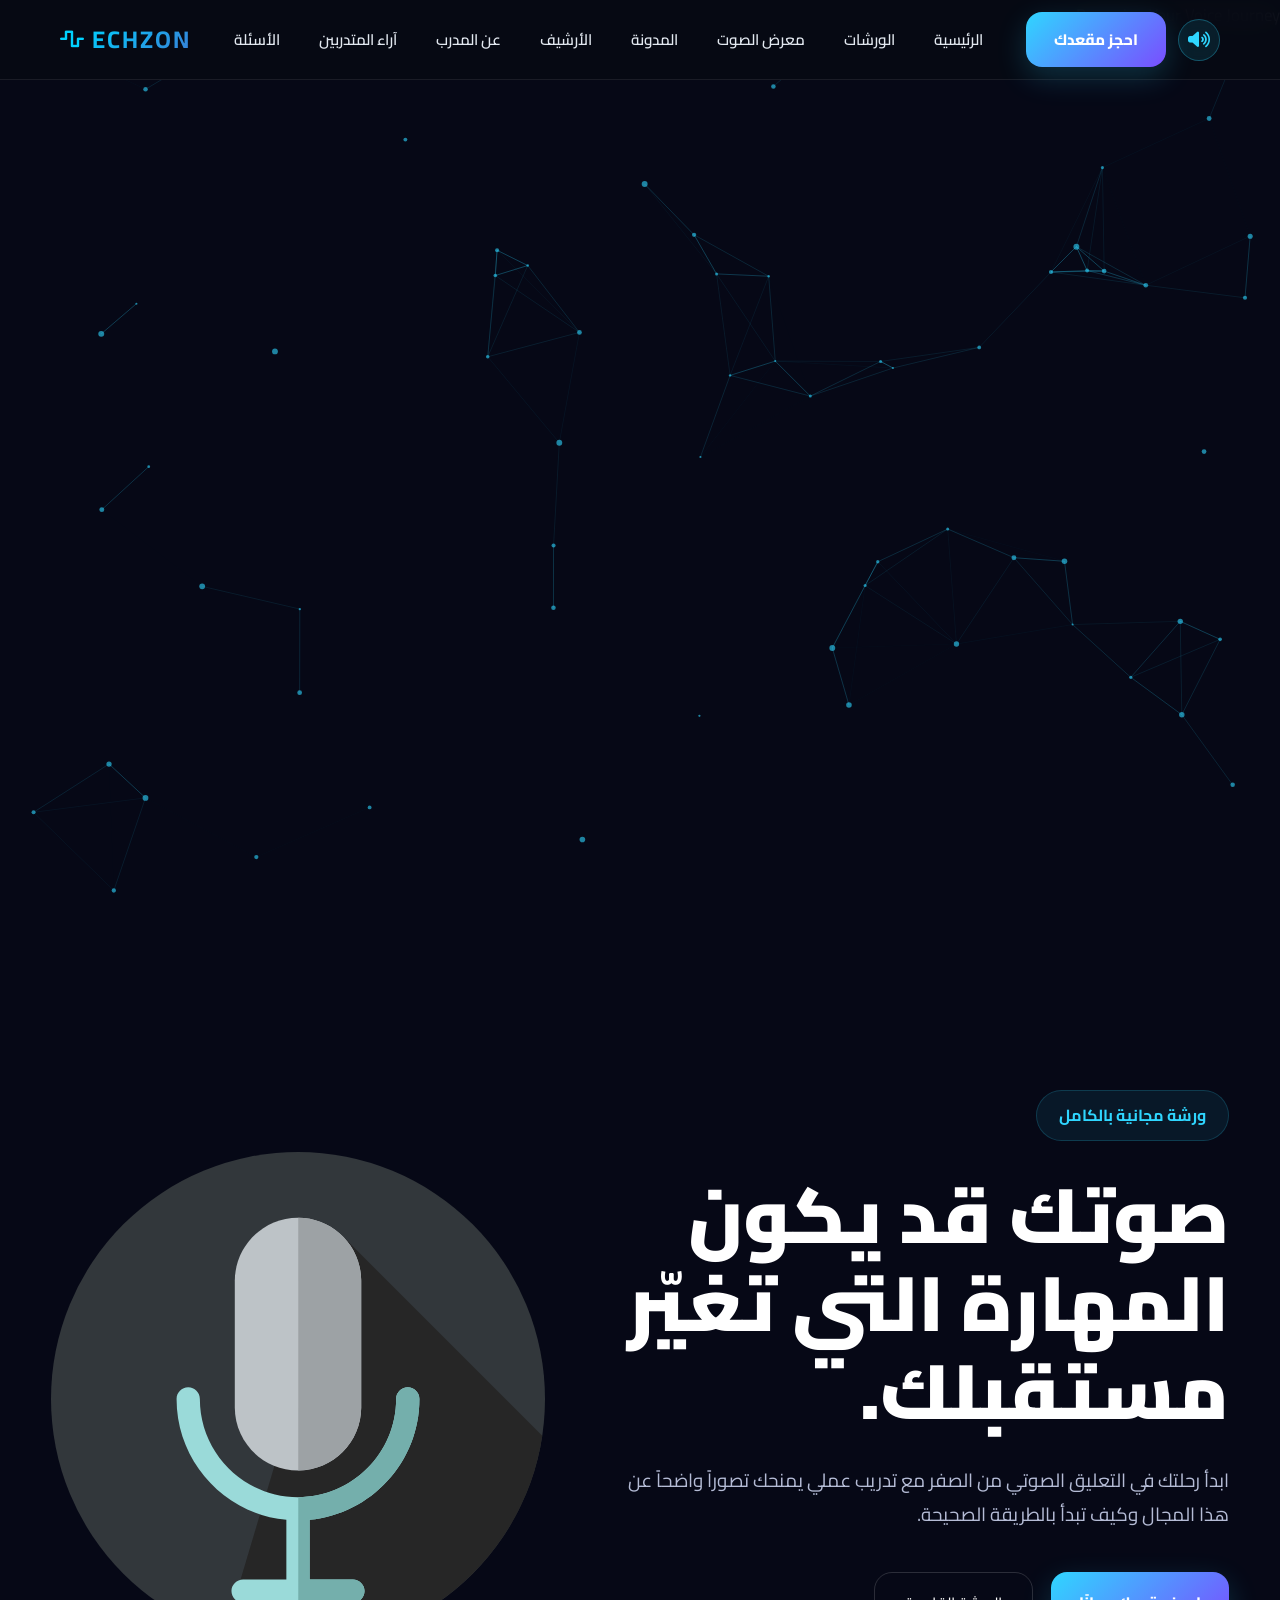
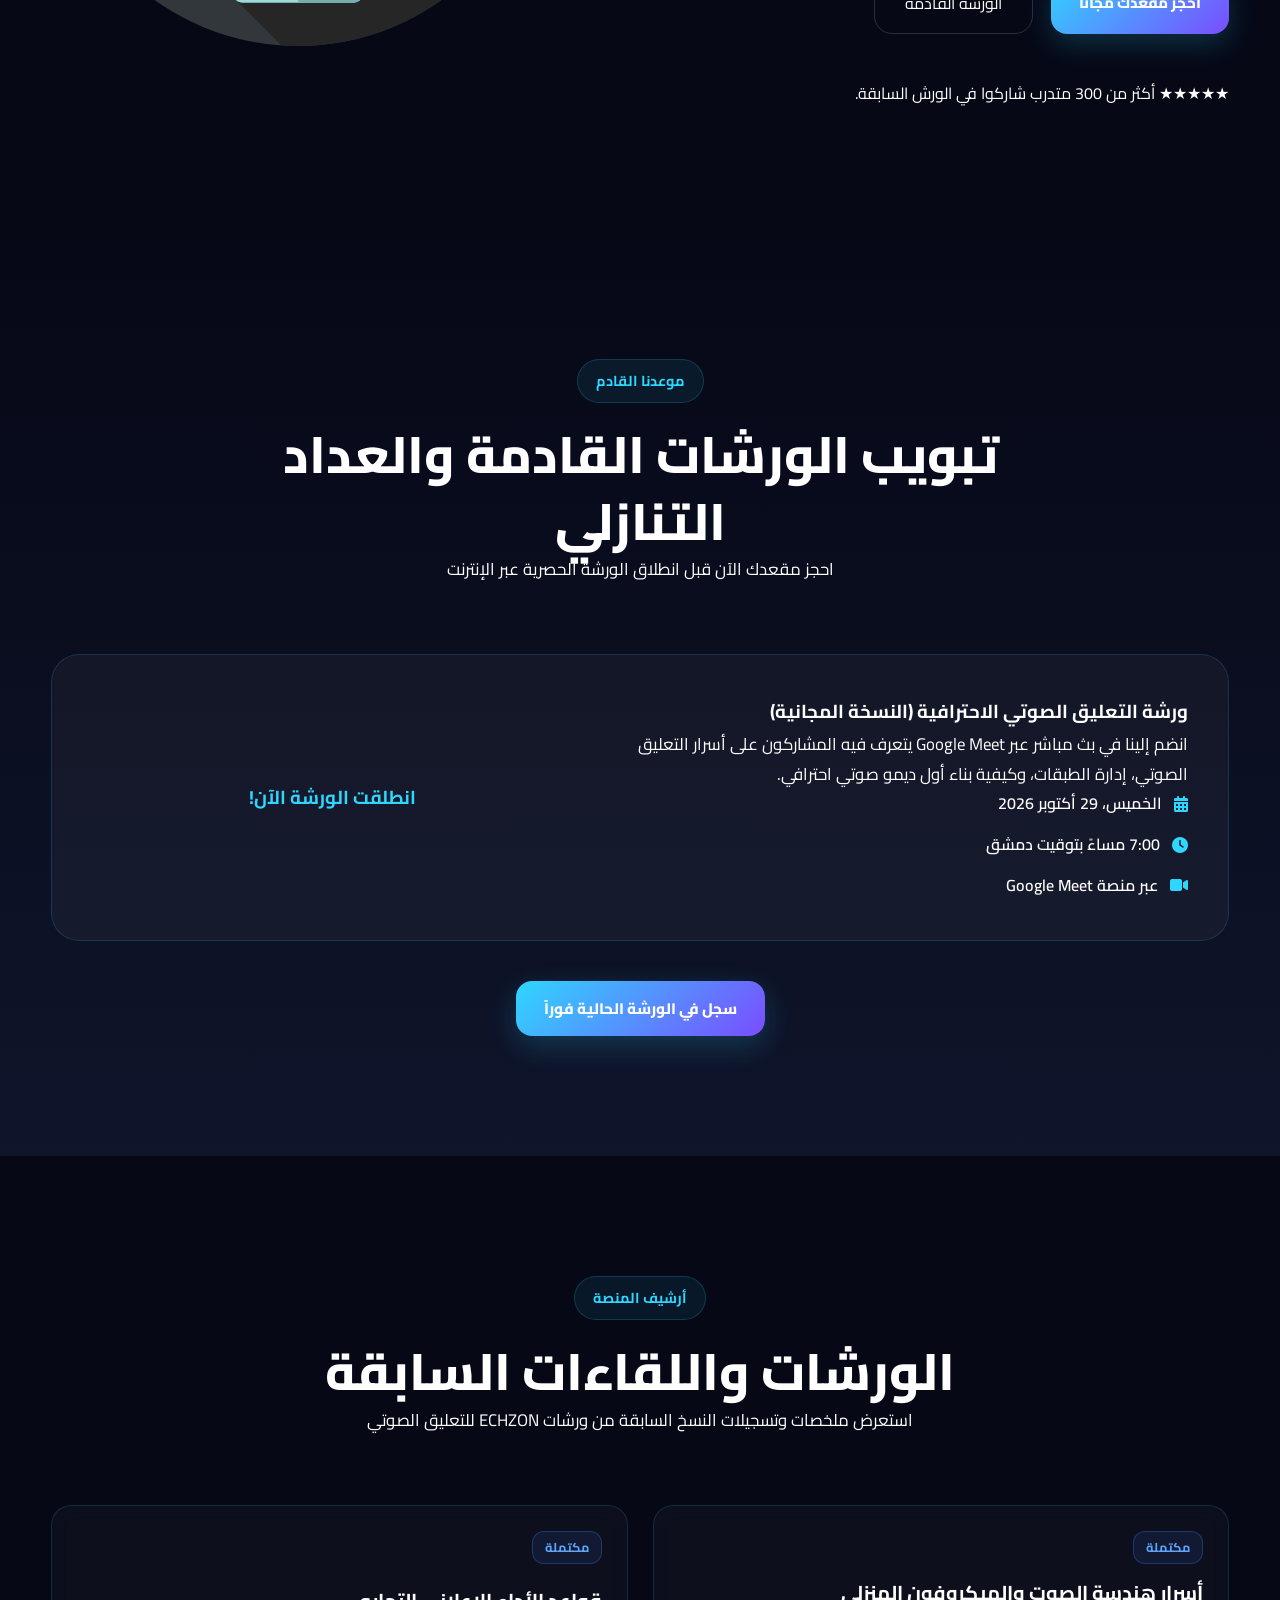
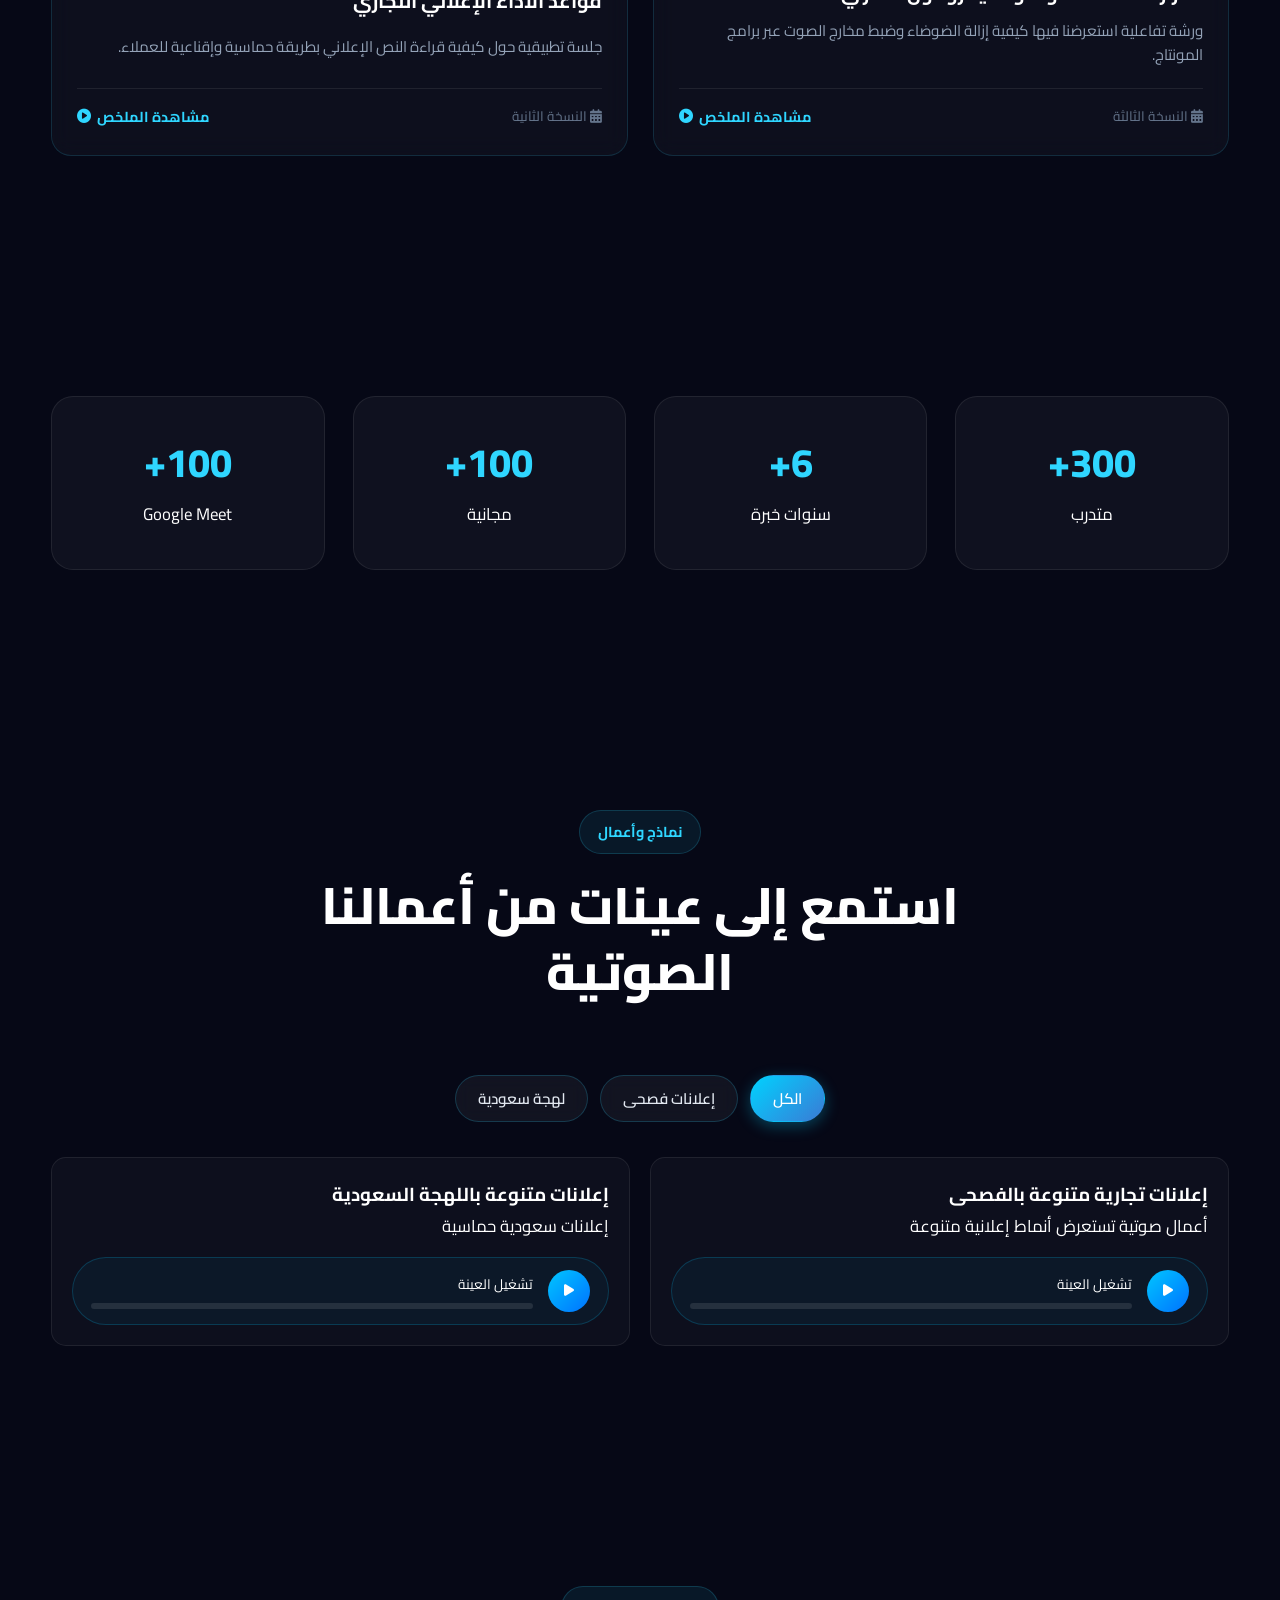
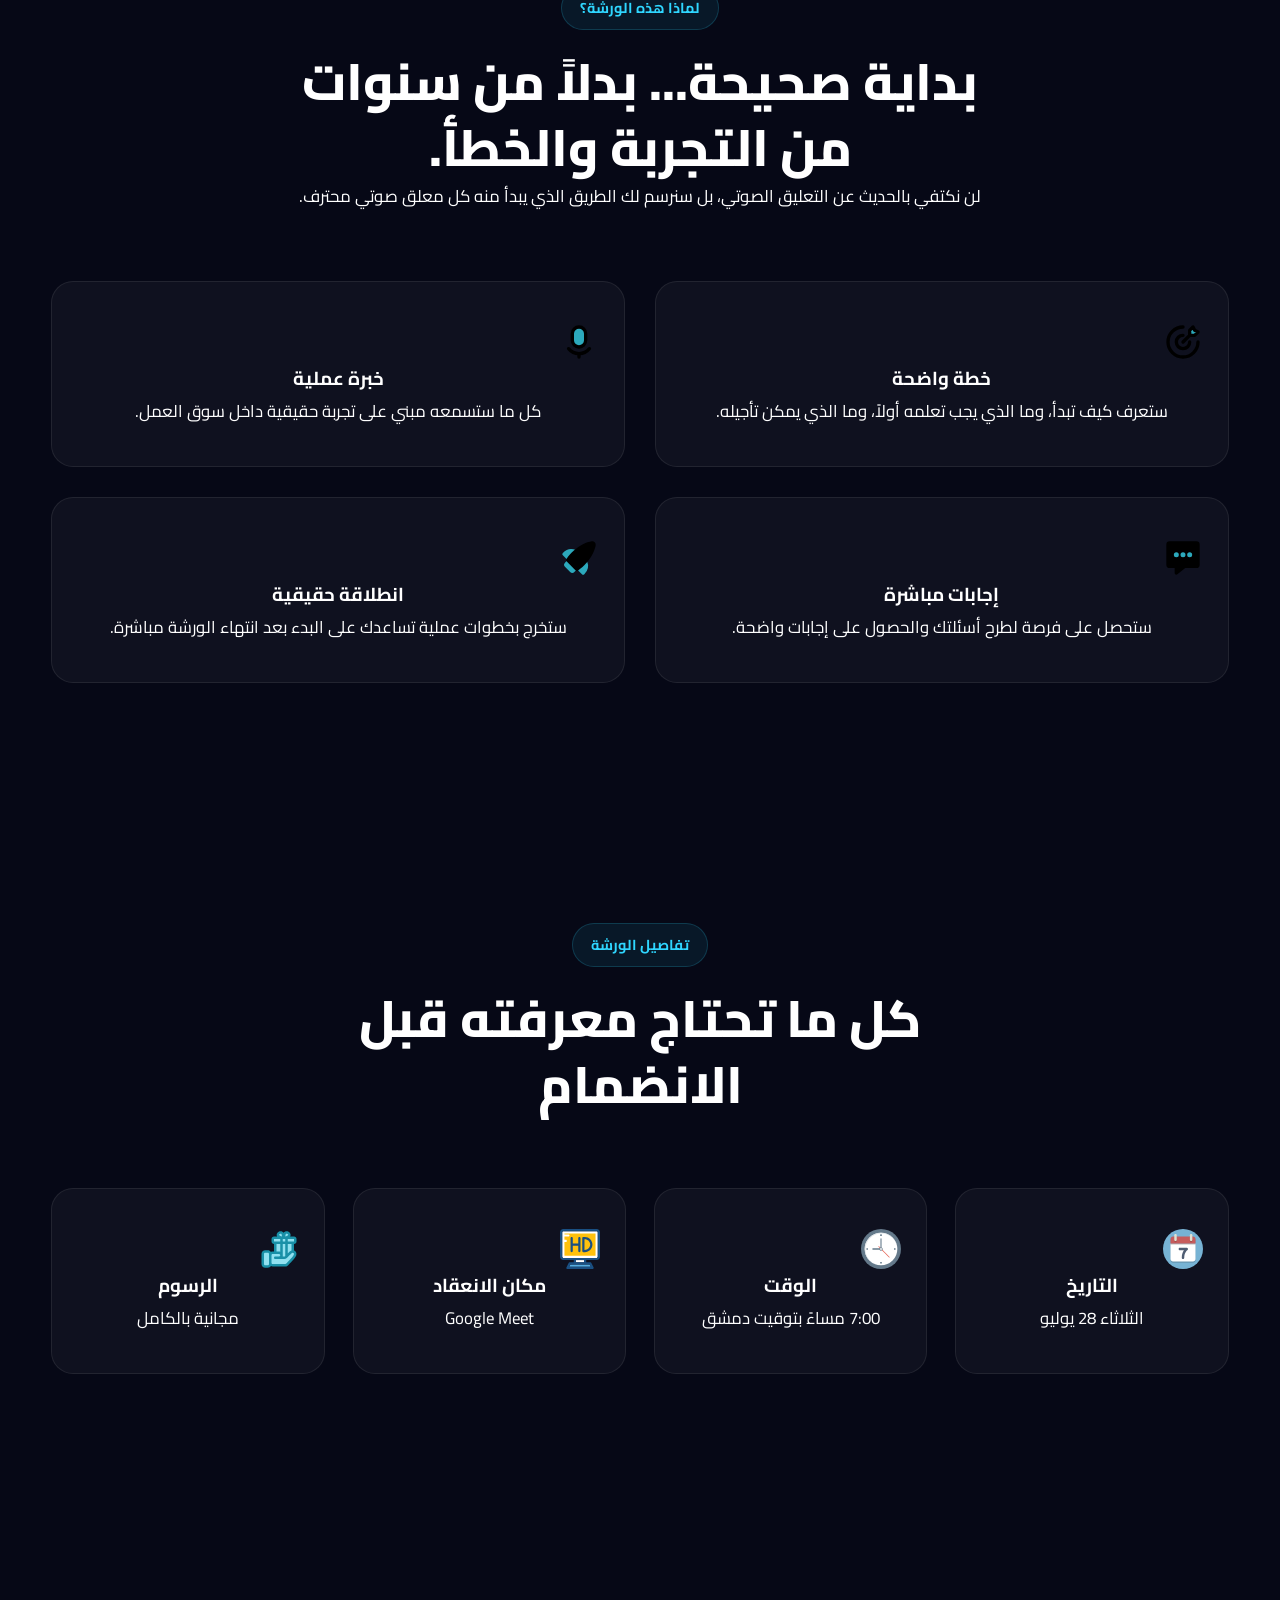
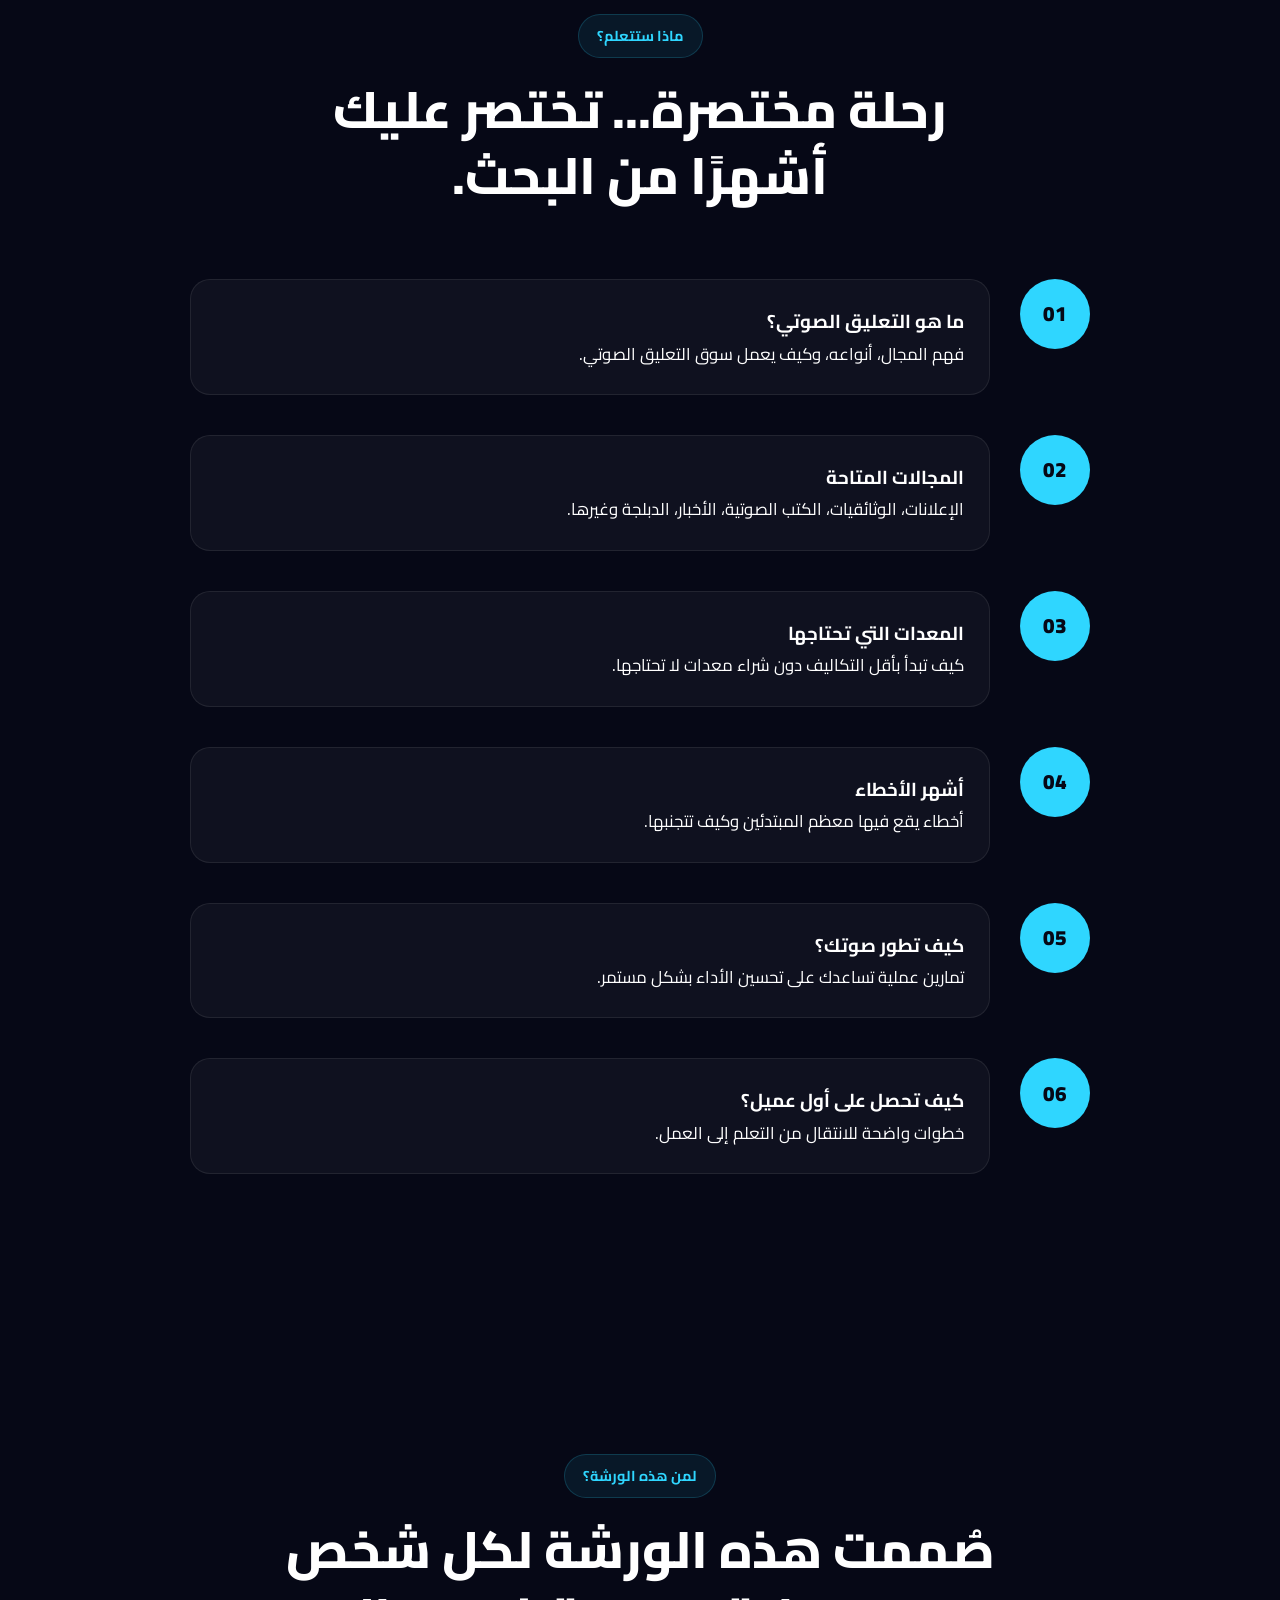
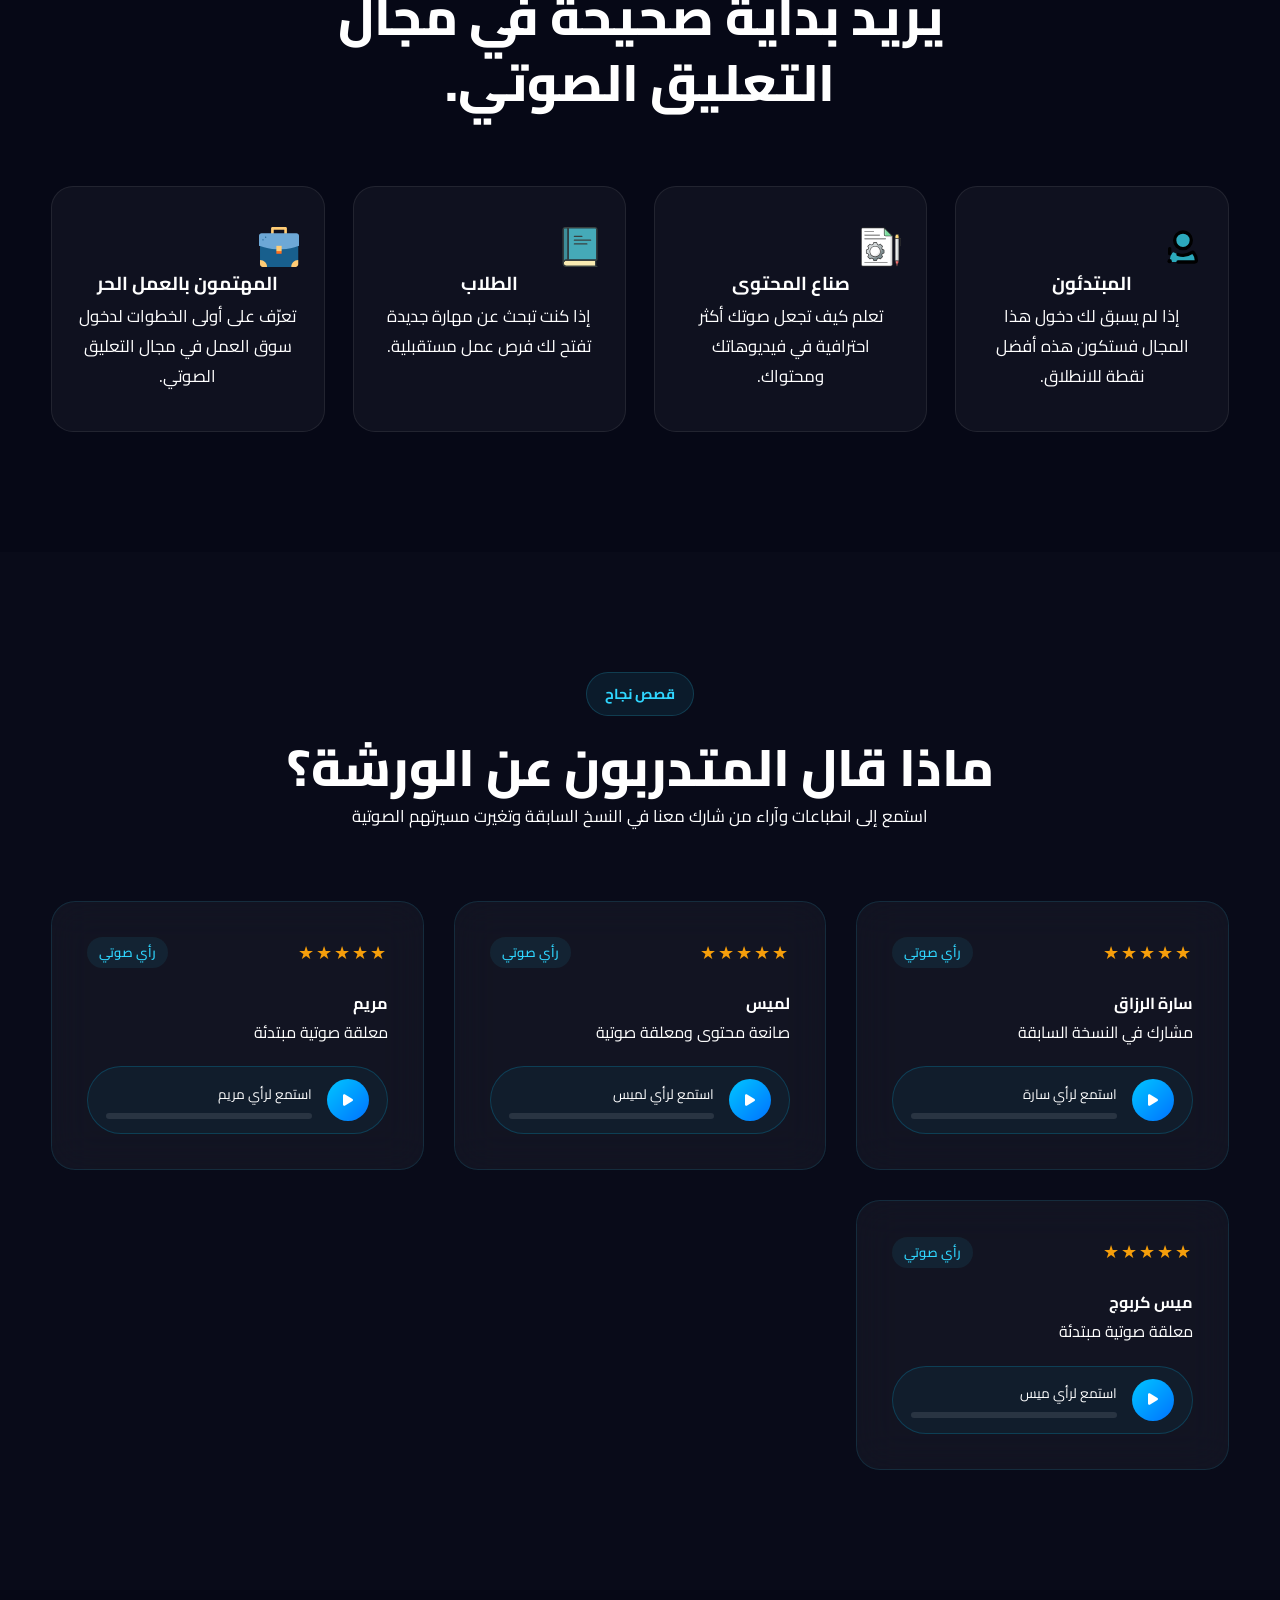
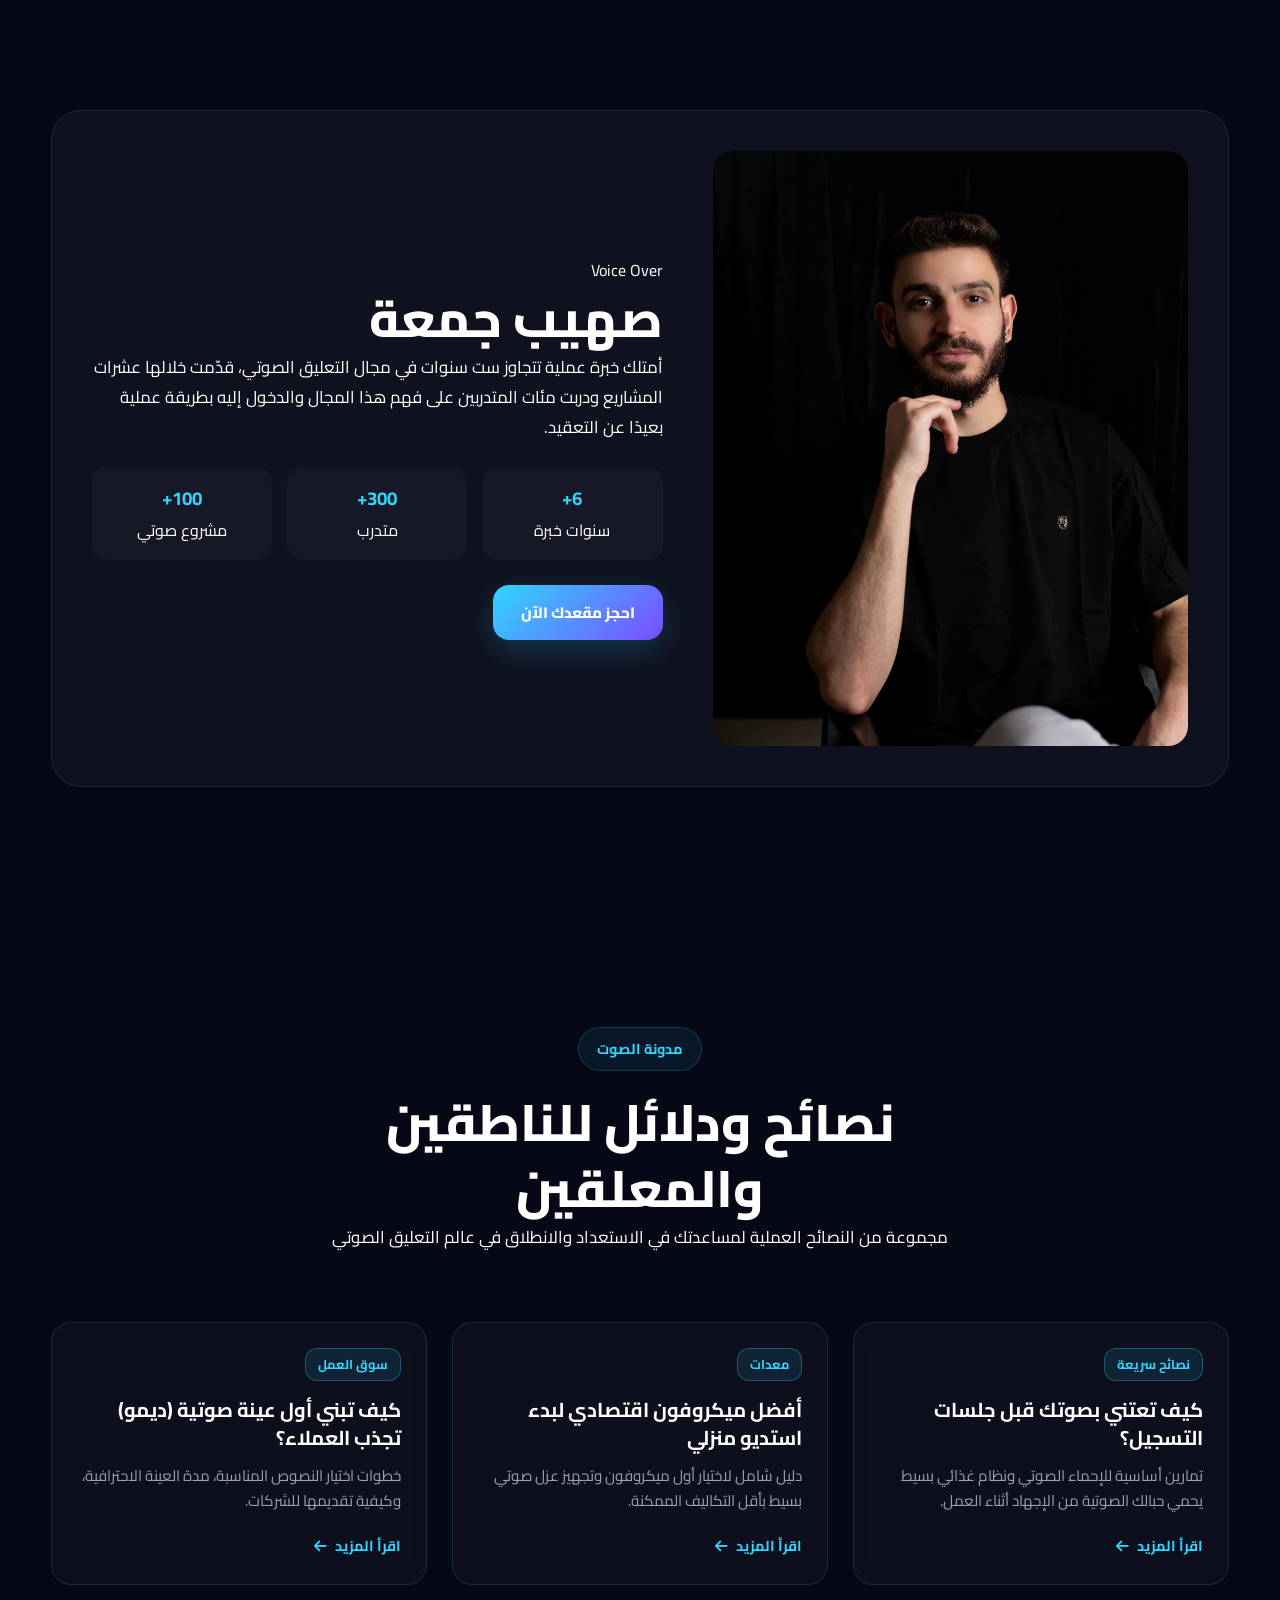
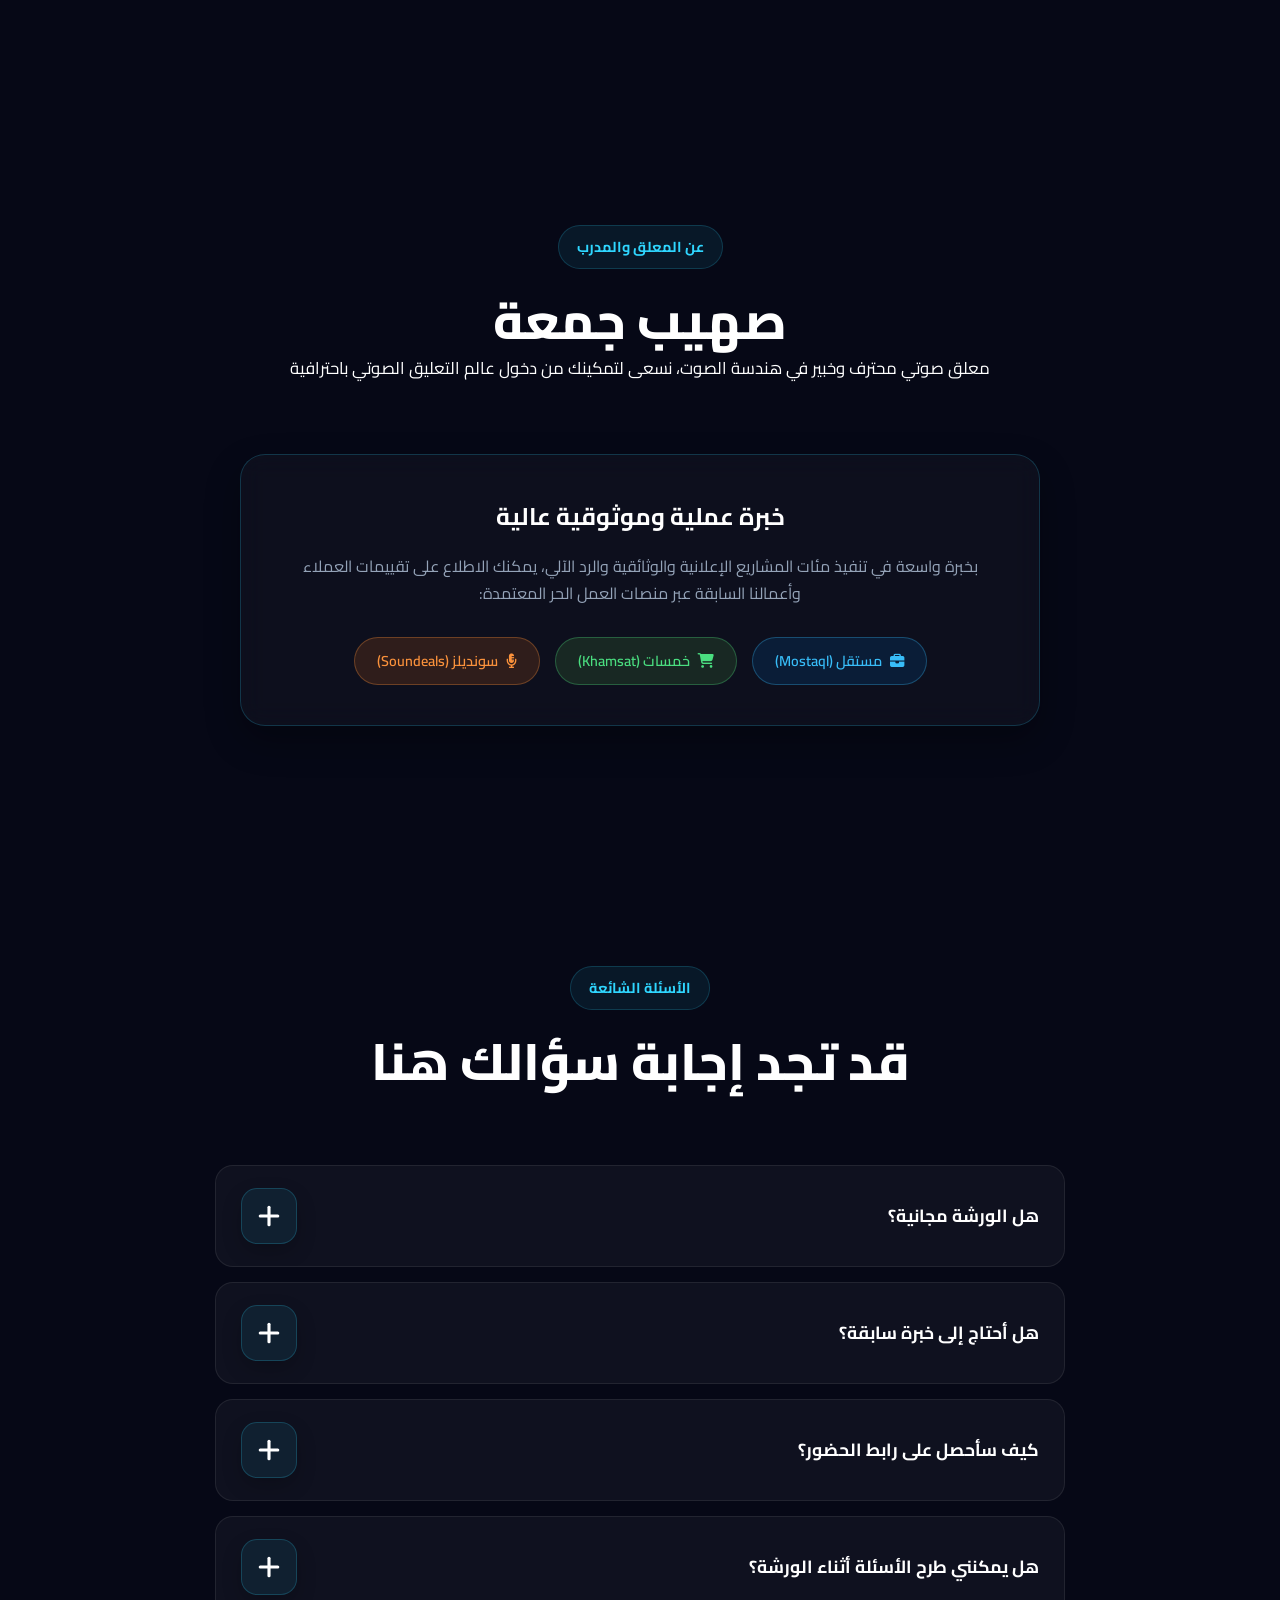
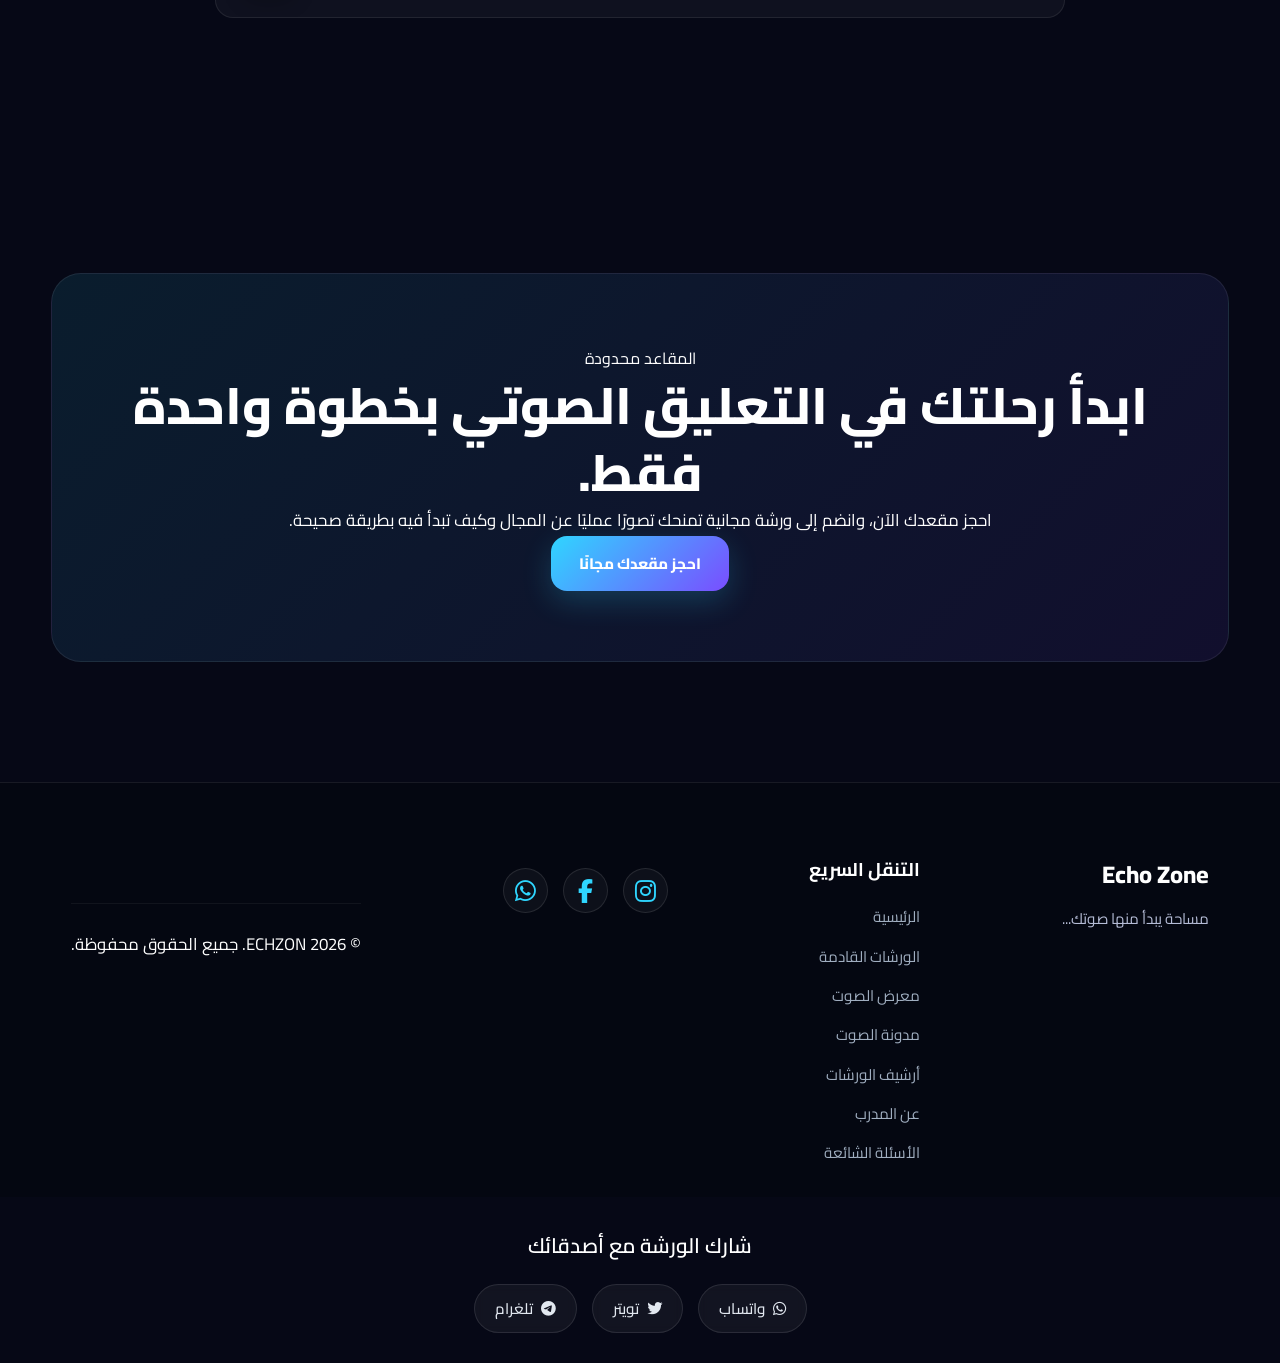
<file: index.html>
<!DOCTYPE html>
<html lang="ar" dir="rtl">
<head>
<meta name="theme-color" content="#060816">
<meta charset="UTF-8">
<meta name="viewport" content="width=device-width, initial-scale=1.0">
<!-- رسالة الترحيب الصوتية -->
<audio id="welcome-audio" src="assets/audio/ar.mp3" preload="auto"></audio>
<!-- SEO & Metadata -->
<title>ECHZON | ورشة التعليق الصوتي المجانية</title>
<!-- Google tag (gtag.js) -->
<script async src="https://www.googletagmanager.com/gtag/js?id=G-5LV72LP5WN"></script>
<script>
  window.dataLayer = window.dataLayer || [];
  function gtag(){dataLayer.push(arguments);}
  gtag('js', new Date());
  gtag('config', 'G-5LV72LP5WN');
</script>

<meta name="description" content="انضم إلينا في ورشة التعليق الصوتي المجانية عبر الإنترنت. اكتشف أسرار التعليق الاحترافي، طور مهاراتك، وابدأ طريقك الصحيح في عالم الصوت مع خبراء المجال.">
<meta name="keywords" content="تعليق صوتي, Voice Over, ECHZON, ورشة مجانية">
<meta name="author" content="ECHZON">
<meta name="robots" content="index, follow">
<!-- Open Graph / Social Media Sharing -->
<meta property="og:title" content="ECHZON | ورشة التعليق الصوتي المجانية">
<meta property="og:description" content="ابدأ رحلتك في عالم التعليق الصوتي من الصفر مع ورشة ECHZON الاحترافية.">
<meta property="og:type" content="website">
<meta property="og:image" content="assets/cover.jpg">
<meta property="og:locale" content="ar_AR">
<!-- Twitter Card -->
<meta name="twitter:card" content="summary_large_image">
<meta name="twitter:title" content="ECHZON | ورشة التعليق الصوتي المجانية">
<meta name="twitter:description" content="ابدأ رحلتك في مجال التعليق الصوتي مع ورشة مجانية يقدمها صهيب جمعة.">
<meta name="twitter:image" content="assets/cover.jpg">
<!-- Favicon & Fonts -->
<link rel="icon" type="image/png" sizes="192x192" href="assets/favicon.png">
<link rel="preconnect" href="https://fonts.googleapis.com">
<link rel="preconnect" href="https://fonts.gstatic.com" crossorigin>
<link href="https://fonts.googleapis.com/css2?family=Cairo:wght@300;400;600;700;800;900&display=swap" rel="stylesheet">
<!-- مكتبة الأيقونات Font Awesome لضمان ظهور أيقونات التشغيل -->
<link rel="stylesheet" href="https://cdnjs.cloudflare.com/ajax/libs/font-awesome/6.4.0/css/all.min.css">
<link rel="stylesheet" href="style.css?v=2.0">
<style>
html {
scroll-behavior: smooth;
}
#backToTop {
position: fixed;
bottom: 25px;
left: 25px;
width: 45px;
height: 45px;
background: #3b82f6;
color: #ffffff;
border: none;
border-radius: 50%;
cursor: pointer;
display: none;
align-items: center;
justify-content: center;
font-size: 20px;
z-index: 999;
box-shadow: 0 4px 12px rgba(0, 0, 0, 0.3);
transition: background 0.3s, transform 0.3s;
}
#backToTop:hover {
background: #2563eb;
transform: translateY(-3px);
}
</style>
</head>
<body>
<div class="preloader">
<div class="loader-content">
<div class="loader-wave">
<span></span>
<span></span>
<span></span>
<span></span>
<span></span>
</div>
<p>Preparing Your Voice Journey...</p>
</div>
</div>
<div class="cursor"></div>
<div class="cursor-ring"></div>
<div class="particles">
<span></span><span></span><span></span><span></span><span></span><span></span>
<span></span><span></span><span></span><span></span><span></span><span></span>
</div>
<div class="sound-grid"></div>
<canvas id="particleCanvas"></canvas>

<header class="header">
    <div class="container" style="display: flex; justify-content: space-between; align-items: center; width: 100%; max-width: 1200px; margin: 0 auto; padding: 10px 20px;">
        <!-- الشعار جهة اليمين -->
        <a href="#hero" class="brand-logo" style="text-decoration: none; display: inline-flex; align-items: center; gap: 8px;">
            <span style="font-family: 'Cairo', sans-serif; font-weight: 700; font-size: 1.5rem; letter-spacing: 2px; background: linear-gradient(135deg, #00d2ff, #3a7bd5); -webkit-background-clip: text; -webkit-text-fill-color: transparent;">ECHZON</span>
            <i class="fas fa-wave-square" style="color: #00d2ff; font-size: 1.2rem;"></i>
        </a>

        <!-- روابط التنقل المحدثة لتشمل الأقسام الجديدة -->
        <nav class="navbar" aria-label="القائمة الرئيسية">
            <a href="#hero">الرئيسية</a>
            <a href="#workshops">الورشات</a>
            <a href="#portfolio">معرض الصوت</a>
            <a href="#blog">المدونة</a>
            <a href="#archives">الأرشيف</a>
            <a href="#instructor">عن المدرب</a>
            <a href="#testimonials">آراء المتدربين</a>
            <a href="#faq">الأسئلة</a>
        </nav>

       <!-- الأزرار جهة اليسار -->
<div style="display: flex; align-items: center; gap: 12px;">
    <!-- زر كتم وتشغيل الصوت الترحيبي -->
    <button id="audio-toggle-btn" class="audio-control-btn" aria-label="تشغيل/كتم الصوت">
        <i class="fas fa-volume-up"></i>
    </button>

    <a href="https://forms.gle/QxMimth5dfy1aAEY6" target="_blank" rel="noopener noreferrer" class="main-btn cta-button">احجز مقعدك</a>
    <button class="menu-btn" aria-label="فتح القائمة">
        <span></span>
        <span></span>
        <span></span>
    </button>
</div>
</header>

<main>
<section id="hero" class="hero story-section">
<div class="container hero-grid">
<div class="hero-content">
<span class="badge">
ورشة مجانية بالكامل
</span>
<h1>
صوتك قد يكون
المهارة التي
تغيّر مستقبلك.
</h1>
<p>
ابدأ رحلتك في التعليق الصوتي
من الصفر مع تدريب عملي
يمنحك تصوراً واضحاً عن هذا المجال
وكيف تبدأ بالطريقة الصحيحة.
</p>
<div class="hero-buttons">
<a href="https://forms.gle/QxMimth5dfy1aAEY6" target="_blank" rel="noopener noreferrer" class="main-btn cta-button">
احجز مقعدك مجانًا
</a>
<a href="#workshops" class="secondary-btn">
الورشة القادمة
</a>
</div>
<div class="hero-rating">
★★★★★
<span>
أكثر من 300 متدرب
شاركوا في الورش السابقة.
</span>
</div>
</div>
<div class="hero-visual">
<div class="hero-circle hero-circle-1"></div>
<div class="hero-circle hero-circle-2"></div>
<div class="hero-circle hero-circle-3"></div>
<div class="microphone-wrapper">
<img src="assets/microphone.svg" alt="Microphone" class="microphone">
<div class="audio-orbit orbit-1"></div>
<div class="audio-orbit orbit-2"></div>
<div class="audio-orbit orbit-3"></div>
<div class="audio-core"></div>
<div class="sound-wave wave-1"></div>
<div class="sound-wave wave-2"></div>
<div class="sound-wave wave-3"></div>
</div>
</div>
</div>
</section>

<!-- قسم الورشات القادمة والعداد التنازلي -->
<section id="workshops" class="workshops-section reveal">
<div class="container">
<div class="section-title">
<span>موعدنا القادم</span>
<h2>تبويب الورشات القادمة والعداد التنازلي</h2>
<p>احجز مقعدك الآن قبل انطلاق الورشة الحصرية عبر الإنترنت</p>
</div>
<div class="workshop-card-main">
<div class="workshop-info-box">
<h3>ورشة التعليق الصوتي الاحترافية (النسخة المجانية)</h3>
<p>انضم إلينا في بث مباشر عبر Google Meet يتعرف فيه المشاركون على أسرار التعليق الصوتي، إدارة الطبقات، وكيفية بناء أول ديمو صوتي احترافي.</p>
<ul class="workshop-meta-list">
<li><i class="fas fa-calendar-alt"></i> الخميس، 29 أكتوبر 2026</li>
<li><i class="fas fa-clock"></i> 7:00 مساءً بتوقيت دمشق</li>
<li><i class="fas fa-video"></i> عبر منصة Google Meet</li>
</ul>
</div>
<div class="countdown-container" id="countdown-timer">
<div class="countdown-box">
<span id="days">00</span>
<span class="label">أيام</span>
</div>
<div class="countdown-box">
<span id="hours">00</span>
<span class="label">ساعات</span>
</div>
<div class="countdown-box">
<span id="minutes">00</span>
<span class="label">دقيقة</span>
</div>
<div class="countdown-box">
<span id="seconds">00</span>
<span class="label">ثانية</span>
</div>
</div>
</div>
<div style="text-align: center; margin-top: 40px;">
<a href="https://forms.gle/QxMimth5dfy1aAEY6" target="_blank" rel="noopener noreferrer" class="main-btn cta-button pulse">
سجل في الورشة الحالية فوراً
</a>
</div>
</div>
</section>
<!-- قسم الورشات السابقة والأرشيف -->
<section id="archives" class="archives-section reveal">
<div class="container">
<div class="section-title">
<span>أرشيف المنصة</span>
<h2>الورشات واللقاءات السابقة</h2>
<p>استعرض ملخصات وتسجيلات النسخ السابقة من ورشات ECHZON للتعليق الصوتي</p>
</div>

<div class="archives-grid">
<!-- ورشة أرشيفية 1 -->
<div class="archive-card">
    <div class="archive-badge">مكتملة</div>
    <h3>أسرار هندسة الصوت والميكروفون المنزلي</h3>
    <p>ورشة تفاعلية استعرضنا فيها كيفية إزالة الضوضاء وضبط مخارج الصوت عبر برامج المونتاج.</p>
    <div class="archive-meta">
        <span><i class="fas fa-calendar-alt"></i> النسخة الثالثة</span>
        <a href="javascript:void(0)" class="archive-btn open-modal-btn" data-modal="modal-archive-1">مشاهدة الملخص <i class="fas fa-play-circle"></i></a>
    </div>
</div>

<!-- ورشة أرشيفية 2 -->
<div class="archive-card">
    <div class="archive-badge">مكتملة</div>
    <h3>قواعد الأداء الإعلاني التجاري</h3>
    <p>جلسة تطبيقية حول كيفية قراءة النص الإعلاني بطريقة حماسية وإقناعية للعملاء.</p>
    <div class="archive-meta">
        <span><i class="fas fa-calendar-alt"></i> النسخة الثانية</span>
        <a href="javascript:void(0)" class="archive-btn open-modal-btn" data-modal="modal-archive-2">مشاهدة الملخص <i class="fas fa-play-circle"></i></a>
    </div>
</div>
</div>
</div>
</section>
<section class="statistics reveal">
<div class="container">
<div class="stats-grid">
<div class="stat-card">
<h2 class="counter" data-target="300">0</h2>
<p>متدرب</p>
</div>
<div class="stat-card">
<h2 class="counter" data-target="6">0</h2>
<p>سنوات خبرة</p>
</div>
<div class="stat-card">
<h2 class="counter" data-target="100">0%</h2>
<p>مجانية</p>
</div>
<div class="stat-card">
<h2 class="counter" data-target="100">0%</h2>
<p>Google Meet</p>
</div>
</div>
</div>
</section>
<!-- قسم معرض الأعمال الصوتية مع تبويبات التصفية -->
<section id="portfolio" class="reveal">
<div class="container">
<div class="section-title">
<span>نماذج وأعمال</span>
<h2>استمع إلى عينات من أعمالنا الصوتية</h2>
</div>

<!-- شريط تبويبات التصفية السريعة -->
<div class="filter-tabs-container">
    <button class="filter-btn active" data-filter="all">الكل</button>
    <button class="filter-btn" data-filter="fusha">إعلانات فصحى</button>
    <button class="filter-btn" data-filter="saudi">لهجة سعودية</button>
</div>

<div class="portfolio-grid">
<!-- العينة الأولى (الفصحى) -->
<div class="audio-card filter-item fusha">
    <h3>إعلانات تجارية متنوعة بالفصحى</h3>
    <p>أعمال صوتية تستعرض أنماط إعلانية متنوعة</p>
    <div class="custom-player">
        <button class="play-pause-btn"><i class="fas fa-play"></i></button>
        <div class="player-info">
            <span class="player-status">تشغيل العينة</span>
            <div class="progress-bar-container"><div class="progress-bar"></div></div>
        </div>
        <audio id="arabicAudio" class="audio-element" src="assets/audio/arabic.mp3"></audio>
    </div>
</div>

<!-- العينة الثانية (السعودي) -->
<div class="audio-card filter-item saudi">
    <h3>إعلانات متنوعة باللهجة السعودية</h3>
    <p>إعلانات سعودية حماسية</p>
    <div class="custom-player">
        <button class="play-pause-btn"><i class="fas fa-play"></i></button>
        <div class="player-info">
            <span class="player-status">تشغيل العينة</span>
            <div class="progress-bar-container"><div class="progress-bar"></div></div>
        </div>
        <audio id="saudiAudio" class="audio-element" src="assets/audio/saudi.mp3"></audio>
    </div>
</div>
</div>
</div>
</section>

<section id="about" class="reveal reveal-item">
<div class="container">
<div class="section-title">
<span>لماذا هذه الورشة؟</span>
<h2>بداية صحيحة... بدلاً من سنوات من التجربة والخطأ.</h2>
<p>لن نكتفي بالحديث عن التعليق الصوتي، بل سنرسم لك الطريق الذي يبدأ منه كل معلق صوتي محترف.</p>
</div>
<div class="about-grid reveal-item">
<div class="card reveal-item">
<div class="card-icon reveal-item">
<img src="assets/icons/target.svg" alt="Target">
</div>
<h3>خطة واضحة</h3>
<p>ستعرف كيف تبدأ، وما الذي يجب تعلمه أولاً، وما الذي يمكن تأجيله.</p>
</div>
<div class="card">
<div class="card-icon">
<img src="assets/icons/mic.svg" alt="Mic">
</div>
<h3>خبرة عملية</h3>
<p>كل ما ستسمعه مبني على تجربة حقيقية داخل سوق العمل.</p>
</div>
<div class="card">
<div class="card-icon">
<img src="assets/icons/chat.svg" alt="Questions">
</div>
<h3>إجابات مباشرة</h3>
<p>ستحصل على فرصة لطرح أسئلتك والحصول على إجابات واضحة.</p>
</div>
<div class="card reveal-item">
<div class="card-icon">
<img src="assets/icons/rocket.svg" alt="Rocket">
</div>
<h3>انطلاقة حقيقية</h3>
<p>ستخرج بخطوات عملية تساعدك على البدء بعد انتهاء الورشة مباشرة.</p>
</div>
</div>
</div>
</section>

<section class="details reveal" id="details">
<div class="container">
<div class="section-title">
<span>تفاصيل الورشة</span>
<h2>كل ما تحتاج معرفته قبل الانضمام</h2>
</div>
<div class="details-grid">
<div class="detail-card reveal-item">
<div class="detail-icon">
<img src="assets/icons/calendar.svg" alt="Calendar">
</div>
<h3>التاريخ</h3>
<p>الثلاثاء 28 يوليو</p>
</div>
<div class="detail-card">
<div class="detail-icon">
<img src="assets/icons/clock.svg" alt="Clock">
</div>
<h3>الوقت</h3>
<p>7:00 مساءً بتوقيت دمشق</p>
</div>
<div class="detail-card reveal-item">
<div class="detail-icon">
<img src="assets/icons/monitor.svg" alt="Meet">
</div>
<h3>مكان الانعقاد</h3>
<p>Google Meet</p>
</div>
<div class="detail-card reveal-item">
<div class="detail-icon">
<img src="assets/icons/gift.svg" alt="Free">
</div>
<h3>الرسوم</h3>
<p>مجانية بالكامل</p>
</div>
</div>
</div>
</section>

<section class="timeline reveal">
<div class="container">
<div class="section-title">
<span>ماذا ستتعلم؟</span>
<h2>رحلة مختصرة... تختصر عليك أشهرًا من البحث.</h2>
</div>
<div class="timeline-wrapper">
<div class="timeline-item reveal-item">
<div class="timeline-number">01</div>
<div class="timeline-content">
<h3>ما هو التعليق الصوتي؟</h3>
<p>فهم المجال، أنواعه، وكيف يعمل سوق التعليق الصوتي.</p>
</div>
</div>
<div class="timeline-item">
<div class="timeline-number">02</div>
<div class="timeline-content">
<h3>المجالات المتاحة</h3>
<p>الإعلانات، الوثائقيات، الكتب الصوتية، الأخبار، الدبلجة وغيرها.</p>
</div>
</div>
<div class="timeline-item">
<div class="timeline-number">03</div>
<div class="timeline-content">
<h3>المعدات التي تحتاجها</h3>
<p>كيف تبدأ بأقل التكاليف دون شراء معدات لا تحتاجها.</p>
</div>
</div>
<div class="timeline-item">
<div class="timeline-number">04</div>
<div class="timeline-content">
<h3>أشهر الأخطاء</h3>
<p>أخطاء يقع فيها معظم المبتدئين وكيف تتجنبها.</p>
</div>
</div>
<div class="timeline-item">
<div class="timeline-number">05</div>
<div class="timeline-content">
<h3>كيف تطور صوتك؟</h3>
<p>تمارين عملية تساعدك على تحسين الأداء بشكل مستمر.</p>
</div>
</div>
<div class="timeline-item">
<div class="timeline-number">06</div>
<div class="timeline-content">
<h3>كيف تحصل على أول عميل؟</h3>
<p>خطوات واضحة للانتقال من التعلم إلى العمل.</p>
</div>
</div>
</div>
</div>
</section>

<section class="audience reveal">
<div class="container">
<div class="section-title">
<span>لمن هذه الورشة؟</span>
<h2>صُممت هذه الورشة لكل شخص يريد بداية صحيحة في مجال التعليق الصوتي.</h2>
</div>
<div class="audience-grid">
<div class="audience-card reveal-item">
<div class="audience-icon">
<img src="assets/icons/user.svg" alt="Beginner">
</div>
<h3>المبتدئون</h3>
<p>إذا لم يسبق لك دخول هذا المجال فستكون هذه أفضل نقطة للانطلاق.</p>
</div>
<div class="audience-card">
<div class="audience-icon">
<img src="assets/icons/content.svg" alt="Creators">
</div>
<h3>صناع المحتوى</h3>
<p>تعلم كيف تجعل صوتك أكثر احترافية في فيديوهاتك ومحتواك.</p>
</div>
<div class="audience-card">
<div class="audience-icon">
<img src="assets/icons/book.svg" alt="Students">
</div>
<h3>الطلاب</h3>
<p>إذا كنت تبحث عن مهارة جديدة تفتح لك فرص عمل مستقبلية.</p>
</div>
<div class="audience-card reveal-item">
<div class="audience-icon">
<img src="assets/icons/briefcase.svg" alt="Freelance">
</div>
<h3>المهتمون بالعمل الحر</h3>
<p>تعرّف على أولى الخطوات لدخول سوق العمل في مجال التعليق الصوتي.</p>
</div>
</div>
</div>
</section>

<!-- قسم آراء المتدربين (Testimonials) -->
<section id="testimonials" class="testimonials-section reveal">
<div class="container">
<div class="section-title">
<span>قصص نجاح</span>
<h2>ماذا قال المتدربون عن الورشة؟</h2>
<p>استمع إلى انطباعات وآراء من شارك معنا في النسخ السابقة وتغيرت مسيرتهم الصوتية</p>
</div>
<div class="testimonials-grid">
<!-- التقييم الصوتي الأول -->
<div class="testimonial-card">
<div class="testimonial-header">
<div class="testimonial-stars">★★★★★</div>
<span class="testimonial-date">رأي صوتي</span>
</div>
<div class="testimonial-author">
<h4>سارة الرزاق</h4>
<span>مشارك في النسخة السابقة</span>
</div>
<div class="custom-player" style="margin-top: 20px;">
<button class="play-pause-btn"><i class="fas fa-play"></i></button>
<div class="player-info">
<span class="player-status">استمع لرأي سارة</span>
<div class="progress-bar-container"><div class="progress-bar"></div></div>
</div>
<audio class="audio-element" src="assets/audio/review1.mp3"></audio>
</div>
</div>

<!-- التقييم الصوتي الثاني -->
<div class="testimonial-card">
<div class="testimonial-header">
<div class="testimonial-stars">★★★★★</div>
<span class="testimonial-date">رأي صوتي</span>
</div>
<div class="testimonial-author">
<h4>لميس</h4>
<span>صانعة محتوى ومعلقة صوتية</span>
</div>
<div class="custom-player" style="margin-top: 20px;">
<button class="play-pause-btn"><i class="fas fa-play"></i></button>
<div class="player-info">
<span class="player-status">استمع لرأي لميس</span>
<div class="progress-bar-container"><div class="progress-bar"></div></div>
</div>
<audio class="audio-element" src="assets/audio/review2.mp3"></audio>
</div>
</div>

<!-- التقييم الصوتي الثالث -->
<div class="testimonial-card">
<div class="testimonial-header">
<div class="testimonial-stars">★★★★★</div>
<span class="testimonial-date">رأي صوتي</span>
</div>
<div class="testimonial-author">
<h4>مريم</h4>
<span>معلقة صوتية مبتدئة</span>
</div>
<div class="custom-player" style="margin-top: 20px;">
<button class="play-pause-btn"><i class="fas fa-play"></i></button>
<div class="player-info">
<span class="player-status">استمع لرأي مريم</span>
<div class="progress-bar-container"><div class="progress-bar"></div></div>
</div>
<audio class="audio-element" src="assets/audio/review3.mp3"></audio>
</div>
</div>

<!-- التقييم الصوتي الرابع -->
<div class="testimonial-card">
<div class="testimonial-header">
<div class="testimonial-stars">★★★★★</div>
<span class="testimonial-date">رأي صوتي</span>
</div>
<div class="testimonial-author">
<h4>ميس كربوج</h4>
<span>معلقة صوتية مبتدئة</span>
</div>
<div class="custom-player" style="margin-top: 20px;">
<button class="play-pause-btn"><i class="fas fa-play"></i></button>
<div class="player-info">
<span class="player-status">استمع لرأي ميس</span>
<div class="progress-bar-container"><div class="progress-bar"></div></div>
</div>
<audio class="audio-element" src="assets/audio/review4.mp3"></audio>
</div>
</div>
</div>
</div>
</section>

<section id="trainer" class="reveal">
<div class="container">
<div class="trainer-card">
<div class="trainer-image">
<img src="assets/trainer.webp" alt="صهيب جمعة">
</div>
<div class="trainer-content">
<span class="trainer-badge">Voice Over</span>
<h2>صهيب جمعة</h2>
<p>أمتلك خبرة عملية تتجاوز ست سنوات في مجال التعليق الصوتي، قدّمت خلالها عشرات المشاريع ودربت مئات المتدربين على فهم هذا المجال والدخول إليه بطريقة عملية بعيدًا عن التعقيد.</p>
<div class="trainer-stats reveal-item">
<div class="trainer-stat">
<h3>6+</h3>
<span>سنوات خبرة</span>
</div>
<div class="trainer-stat">
<h3>300+</h3>
<span>متدرب</span>
</div>
<div class="trainer-stat">
<h3>100+</h3>
<span>مشروع صوتي</span>
</div>
</div>
<a href="https://forms.gle/QxMimth5dfy1aAEY6" target="_blank" rel="noopener noreferrer" class="main-btn cta-button">
احجز مقعدك الآن
</a>
</div>
</div>
</div>
</section>
<!-- قسم المقالات والنصائح الصوتية -->
<section id="blog" class="blog-section reveal">
<div class="container">
<div class="section-title">
<span>مدونة الصوت</span>
<h2>نصائح ودلائل للناطقين والمعلقين</h2>
<p>مجموعة من النصائح العملية لمساعدتك في الاستعداد والانطلاق في عالم التعليق الصوتي</p>
</div>

<div class="blog-grid">
<!-- المقال الأول -->
<article class="blog-card">
    <div class="blog-card-badge">نصائح سريعة</div>
    <h3>كيف تعتني بصوتك قبل جلسات التسجيل؟</h3>
    <p>تمارين أساسية للإحماء الصوتي ونظام غذائي بسيط يحمي حبالك الصوتية من الإجهاد أثناء العمل.</p>
    <a href="javascript:void(0)" class="blog-link open-modal-btn" data-modal="modal-blog-1">اقرأ المزيد <i class="fas fa-arrow-left"></i></a>
</article>

<!-- بطاقة المعدات -->
<article class="blog-card">
    <div class="blog-card-badge">معدات</div>
    <h3>أفضل ميكروفون اقتصادي لبدء استديو منزلي</h3>
    <p>دليل شامل لاختيار أول ميكروفون وتجهيز عزل صوتي بسيط بأقل التكاليف الممكنة.</p>
    <a href="javascript:void(0)" class="blog-link open-modal-btn" data-modal="modal-blog-2">اقرأ المزيد <i class="fas fa-arrow-left"></i></a>
</article>

<!-- بطاقة سوق العمل -->
<article class="blog-card">
    <div class="blog-card-badge">سوق العمل</div>
    <h3>كيف تبني أول عينة صوتية (ديمو) تجذب العملاء؟</h3>
    <p>خطوات اختيار النصوص المناسبة، مدة العينة الاحترافية، وكيفية تقديمها للشركات.</p>
    <a href="javascript:void(0)" class="blog-link open-modal-btn" data-modal="modal-blog-3">اقرأ المزيد <i class="fas fa-arrow-left"></i></a>
</article>
</div>
</div>
</section>
<!-- قسم التعريف بالمدرب والمعلق الصوتي -->
<section id="instructor" class="instructor-section reveal">
<div class="container">
<div class="section-title">
<span>عن المعلق والمدرب</span>
<h2>صهيب جمعة</h2>
<p>معلق صوتي محترف وخبير في هندسة الصوت، نسعى لتمكينك من دخول عالم التعليق الصوتي باحترافية</p>
</div>

<div class="instructor-card">
    <div class="instructor-info">
        <h3>خبرة عملية وموثوقية عالية</h3>
        <p>بخبرة واسعة في تنفيذ مئات المشاريع الإعلانية والوثائقية والرد الآلي، يمكنك الاطلاع على تقييمات العملاء وأعمالنا السابقة عبر منصات العمل الحر المعتمدة:</p>
        
        <!-- أزرار منصات العمل الحر -->
        <div class="instructor-links">
            <a href="https://mostaql.com/u/souhaib225" target="_blank" rel="noopener noreferrer" class="instructor-btn mostaql">
                <i class="fas fa-briefcase"></i> مستقل (Mostaql)
            </a>
            <a href="https://khamsat.com/user/souhaib_jomaa" target="_blank" rel="noopener noreferrer" class="instructor-btn khamsat">
                <i class="fas fa-shopping-cart"></i> خمسات (Khamsat)
            </a>
            <a href="https://soundeals.com/user/Vobdesy76414" target="_blank" rel="noopener noreferrer" class="instructor-btn soundeals">
                <i class="fas fa-microphone-alt"></i> سونديلز (Soundeals)
            </a>
        </div>
    </div>
</div>
</div>
</section>
<section id="faq" class="faq reveal">
<div class="container">
<div class="section-title">
<span>الأسئلة الشائعة</span>
<h2>قد تجد إجابة سؤالك هنا</h2>
</div>
<div class="faq-wrapper">
<div class="faq-item active">
<button class="faq-question">
<span>هل الورشة مجانية؟</span>
<svg class="faq-icon" width="20" height="20" viewBox="0 0 24 24" fill="none" stroke="currentColor" stroke-width="2.5" stroke-linecap="round" stroke-linejoin="round" style="transition: transform 0.3s ease;">
  <line x1="12" y1="5" x2="12" y2="19"></line>
  <line x1="5" y1="12" x2="19" y2="12"></line>
</svg>
</button>
<div class="faq-answer">
<p>نعم، الورشة مجانية بالكامل، ولا يوجد أي رسوم للتسجيل أو الحضور.</p>
</div>
</div>
<div class="faq-item reveal-item">
<button class="faq-question">
<span>هل أحتاج إلى خبرة سابقة؟</span>
<svg class="faq-icon" width="20" height="20" viewBox="0 0 24 24" fill="none" stroke="currentColor" stroke-width="2.5" stroke-linecap="round" stroke-linejoin="round" style="transition: transform 0.3s ease;">
  <line x1="12" y1="5" x2="12" y2="19"></line>
  <line x1="5" y1="12" x2="19" y2="12"></line>
</svg>
</button>
<div class="faq-answer">
<p>لا، الورشة مناسبة للمبتدئين، وستبدأ من الأساسيات حتى تتكون لديك صورة واضحة عن المجال.</p>
</div>
</div>
<div class="faq-item">
<button class="faq-question">
<span>كيف سأحصل على رابط الحضور؟</span>
<svg class="faq-icon" width="20" height="20" viewBox="0 0 24 24" fill="none" stroke="currentColor" stroke-width="2.5" stroke-linecap="round" stroke-linejoin="round" style="transition: transform 0.3s ease;">
  <line x1="12" y1="5" x2="12" y2="19"></line>
  <line x1="5" y1="12" x2="19" y2="12"></line>
</svg>
</button>
<div class="faq-answer">
<p>بعد تعبئة نموذج التسجيل، سيتم إرسال رابط الانضمام إلى Google Meet قبل موعد الورشة.</p>
</div>
</div>
<div class="faq-item">
<button class="faq-question">
<span>هل يمكنني طرح الأسئلة أثناء الورشة؟</span>
<svg class="faq-icon" width="20" height="20" viewBox="0 0 24 24" fill="none" stroke="currentColor" stroke-width="2.5" stroke-linecap="round" stroke-linejoin="round" style="transition: transform 0.3s ease;">
  <line x1="12" y1="5" x2="12" y2="19"></line>
  <line x1="5" y1="12" x2="19" y2="12"></line>
</svg>
</button>
<div class="faq-answer">
<p>بالتأكيد، سيكون هناك وقت مخصص للإجابة عن الأسئلة والاستفسارات.</p>
</div>
</div>
</div>
</div>
</section>

<section class="cta reveal">
<div class="container">
<div class="cta-box">
<span>المقاعد محدودة</span>
<h2>ابدأ رحلتك في التعليق الصوتي بخطوة واحدة فقط.</h2>
<p>احجز مقعدك الآن، وانضم إلى ورشة مجانية تمنحك تصورًا عمليًا عن المجال وكيف تبدأ فيه بطريقة صحيحة.</p>
<a href="https://forms.gle/QxMimth5dfy1aAEY6" target="_blank" rel="noopener noreferrer" class="main-btn cta-button">
احجز مقعدك مجانًا
</a>
</div>
</div>
</section>
</main>

<footer class="footer">
<div class="container">
<div class="footer-grid">
<div class="footer-brand">
<p>Echo Zone</p>
<span>مساحة يبدأ منها صوتك...</span>
</div>
<div class="footer-links">
<h3>التنقل السريع</h3>
<a href="#hero">الرئيسية</a>
<a href="#workshops">الورشات القادمة</a>
<a href="#portfolio">معرض الصوت</a>
<a href="#blog">مدونة الصوت</a>
<a href="#archives">أرشيف الورشات</a>
<a href="#instructor">عن المدرب</a>
<a href="#faq">الأسئلة الشائعة</a>
</div>
<div class="footer-contact">
<div class="social-icons" style="display: flex; gap: 15px; justify-content: center; margin-top: 20px;">
    <!-- إنستغرام -->
    <a href="https://www.instagram.com/echzon_audio?obrf=ZDNlZDc0MzIxNw==" target="_blank" rel="noopener noreferrer" aria-label="Instagram" style="color: var(--primary); font-size: 1.5rem; transition: 0.3s;">
        <i class="fab fa-instagram"></i>
    </a>
    <!-- فيسبوك -->
    <a href="https://www.facebook.com/profile.php?id=61590840323766&locale=ar_AR" target="_blank" rel="noopener noreferrer" aria-label="Facebook" style="color: var(--primary); font-size: 1.5rem; transition: 0.3s;">
        <i class="fab fa-facebook-f"></i>
    </a>
    <!-- واتساب -->
    <a href="https://wa.me/963953423541" target="_blank" rel="noopener noreferrer" aria-label="WhatsApp" style="color: var(--primary); font-size: 1.5rem; transition: 0.3s;">
        <i class="fab fa-whatsapp"></i>
    </a>
</div>
</div>
<div class="footer-bottom">
<p>© 2026 ECHZON. جميع الحقوق محفوظة.</p>
</div>
</div>
</footer>

<button id="backToTop" aria-label="الصعود للأعلى">↑</button>
<script src="script.js" defer></script>
<script>
const backToTopBtn = document.getElementById('backToTop');
window.addEventListener('scroll', function() {
if (window.pageYOffset > 300) {
backToTopBtn.style.display = 'flex';
} else {
backToTopBtn.style.display = 'none';
}
});
backToTopBtn.addEventListener('click', function() {
window.scrollTo({ top: 0, behavior: 'smooth' });
});
document.addEventListener('contextmenu', function(e) { e.preventDefault(); });
document.addEventListener('keydown', function(e) {
if (e.key === 'F12') { e.preventDefault(); }
if (e.ctrlKey && e.shiftKey && (e.key === 'I' || e.key === 'i' || e.key === 'J' || e.key === 'j')) { e.preventDefault(); }
if (e.ctrlKey && (e.key === 'U' || e.key === 'u')) { e.preventDefault(); }
});
</script>

<section class="share-section">
<div class="container">
<h3>شارك الورشة مع أصدقائك</h3>
<div class="share-buttons">
<a href="https://api.whatsapp.com/send?text=انضم%20إلينا%20في%20ورشة%20التعليق%20الصوتي%20المجانية" target="_blank" class="share-btn whatsapp">
<i class="fab fa-whatsapp"></i> واتساب
</a>
<a href="https://twitter.com/intent/tweet?text=انضم%20إلينا%20في%20ورشة%20التعليق%20الصوتي" target="_blank" class="share-btn twitter">
<i class="fab fa-twitter"></i> تويتر
</a>
<a href="https://t.me/share/url?url=&text=ورشة%20التعليق%20الصوتي%20المجانية" target="_blank" class="share-btn telegram">
<i class="fab fa-telegram"></i> تلغرام
</a>
</div>
</div>
</section>

<!-- Modal المقال الأول -->
<div id="modal-blog-1" class="custom-modal">
    <div class="modal-overlay"></div>
    <div class="modal-content">
        <button class="close-modal-btn">&times;</button>
        <span class="blog-card-badge">نصائح سريعة</span>
        <h2>كيف تعتني بصوتك قبل جلسات التسجيل؟</h2>
        <div class="modal-body">
            <p>الحفاظ على سلامة حبالك الصوتية هو الحجر الأساس لأي معلق صوتي محترف. إليك أهم التوصيات العملية قبل البدء في أي جلسة تسجيل:</p>
            <ul>
                <li><strong>شرب الماء الدافيء:</strong> احرص على تناول الماء بدرجة حرارة الغرفة لتليين الحبال الصوتية تجنباً للجفاف.</li>
                <li><strong>تمارين الإحماء (Warm-ups):</strong> قم بتمارين دندنة الشفاه (Lip Trills) والاهتزازات لمدة 5 إلى 10 دقائق.</li>
                <li><strong>تجنب المنبهات والألبان:</strong> ابتعد عن القهوة والحليب قبل التسجيل مباشرة لمنع تكون المخاط أو جفاف الحلق.</li>
            </ul>
        </div>
    </div>
</div>

<!-- Modal المقال الثاني (المعدات) -->
<div id="modal-blog-2" class="custom-modal">
    <div class="modal-overlay"></div>
    <div class="modal-content">
        <button class="close-modal-btn">&times;</button>
        <span class="blog-card-badge">معدات</span>
        <h2>أفضل ميكروفون اقتصادي لبدء استديو منزلي</h2>
        <div class="modal-body">
            <p>لا تحتاج إلى ميزانية ضخمة للبدء في عالم التعليق الصوتي. إليك الأساسيات لتجهيز استديو منزلي مقبول:</p>
            <ul>
                <li><strong>نوع الميكروفون:</strong> يفضل البدء بميكروفونات USB عالية الجودة (مثل Blue Yeti أو Fifine) لسهولة ربطها، أو الانتقال لميكروفونات XLR مع كرت صوت (Audio Interface) لاحقاً.</li>
                <li><strong>العزل الصوتي البسيط:</strong> استخدام ألواح الفوم العازلة (Acoustic Foam) أو حتى الستائر السميكة والوسائد داخل الغرفة لتقليل صدى الصوت (Echo).</li>
                <li><strong>حامل الميكروفون وPop Filter:</strong> ضروريان لمنع اهتزازات اليد وإيقاف تدفق الهواء المزعج أثناء لفظ الحروف القوية (مثل الباء والتاء).</li>
            </ul>
        </div>
    </div>
</div>

<!-- Modal المقال الثالث (سوق العمل) -->
<div id="modal-blog-3" class="custom-modal">
    <div class="modal-overlay"></div>
    <div class="modal-content">
        <button class="close-modal-btn">&times;</button>
        <span class="blog-card-badge">سوق العمل</span>
        <h2>كيف تبني أول عينة صوتية (ديمو) تجذب العملاء؟</h2>
        <div class="modal-body">
            <p>العينة الصوتية (Demo) هي بوابتك الحقيقية لدخول سوق العمل وإقناع العميل بقدراتك:</p>
            <ul>
                <li><strong>تنوع النصوص:</strong> اجمع نصوصاً قصيرة متنوعة (إعلان تجاري، تعليق وثائقي، رد آلي IVR).</li>
                <li><strong>المدة الزمنية:</strong> اجعل الديمو مختصراً ومركزاً (بين دقيقة إلى دقيقتين كحد أقصى) لتجنب ملل المستمع.</li>
                <li><strong>الجودة والنقاء:</strong> تأكد من خلو التسجيل تماماً من أصوات الضوضاء الخلفية، وارفعها على منصات مثل SoundCloud أو موقعك الشخصي لتسهيل مشاركتها.</li>
            </ul>
        </div>
    </div>
</div>

<!-- Modal الأرشيف الأول (هندسة الصوت) -->
<div id="modal-archive-1" class="custom-modal">
    <div class="modal-overlay"></div>
    <div class="modal-content">
        <button class="close-modal-btn">&times;</button>
        <span class="archive-badge">النسخة الثالثة - مكتملة</span>
        <h2>أسرار هندسة الصوت والميكروفون المنزلي</h2>
        <div class="modal-body">
            <p>ملخص الورشة العملية التي تناولنا فيها كيفية معالجة الصوت بأحدث الطرق الاحترافية:</p>
            <ul>
                <li><strong>إزالة الضوضاء (Noise Reduction):</strong> تطبيق فلتر الـ Noise Gate وإزالة الطنين الخلفي دون التأثير على طبيعة الصوت ونقائه.</li>
                <li><strong>معادلة الصدى (EQ):</strong> ضبط الترددات العالية والمنخفضة للحصول على صوت دافئ ومستساغ للمستمع.</li>
                <li><strong>مرحلة الضغط (Compression):</strong> موازنة مستويات الصوت المرتفعة والمنخفضة ليكون الصوت متسقاً طوال التسجيل.</li>
            </ul>
        </div>
    </div>
</div>

<!-- Modal الأرشيف الثاني (الأداء الإعلاني) -->
<div id="modal-archive-2" class="custom-modal">
    <div class="modal-overlay"></div>
    <div class="modal-content">
        <button class="close-modal-btn">&times;</button>
        <span class="archive-badge">النسخة الثانية - مكتملة</span>
        <h2>قواعد الأداء الإعلاني التجاري</h2>
        <div class="modal-body">
            <p>ملخص جلسة الأداء الإعلاني وكيفية تفجير الطاقة الحماسية في النصوص التجارية:</p>
            <ul>
                <li><strong>تحليل النص:</strong> معرفة نقاط الجذب (Hook) في ثواني الإعلان الأولى لجذب انتباه المستمع فوراً.</li>
                <li><strong>التنغيم الصوتي (Intonation):</strong> تغيير طبقات الصوت بناءً على طبيعة المنتج (حماسي، هادئ، وثائقي، تسويقي).</li>
                <li><strong>طريقة إلقاء الكلمات المفتاحية:</strong> تبريز الكلمات التي تحمل قيمة تسويقية عالية للعميل المستهدف.</li>
            </ul>
        </div>
    </div>
</div>
</body>
</html>
</file>
<file: style.css>
/* ==========================================================
   ECHZON
   Premium Landing Page - Final Fixed CSS
========================================================== */

:root{
    --primary:#2FD6FF;
    --secondary:#7A4DFF;
    --background:#060816;
    --surface:#10162D;
    --surface2:#161E38;
    --text:#FFFFFF;
    --text-light:#B5BCD6;
    --muted:#B5BCD6;
    --border:rgba(255,255,255,.08);
    --transition: .35s ease;
    --shadow: 0 20px 60px rgba(0,0,0,.30);
    --radius:18px;
    --radius-sm:12px;
    --radius-lg:28px;
    --section-padding:120px;
    --container-width:1200px;
    --blur:18px;
    --z-header:1000;
    --z-cursor:2000;
    --z-loader:3000;
}

*{
    margin:0;
    padding:0;
    box-sizing:border-box;
}

html{
    scroll-behavior:smooth;
}

body{
    font-family:"Cairo",sans-serif;
    background:var(--background);
    color:var(--text);
    overflow-x:hidden;
    line-height:1.8;
}

img{
    display:block;
    max-width:100%;
    object-fit:cover;
}

button{
    border:none;
    background:none;
    cursor:pointer;
    font-family:inherit;
}

ul{
    list-style:none;
}

.container{
    width:min(1180px,92%);
    margin:auto;
}

section{
    padding:120px 0;
    position:relative;
}

/* ==========================================================
   HEADER & NAVIGATION (Fixed Layout & Mobile Menu)
========================================================== */

header.header {
    position: fixed !important;
    top: 0 !important;
    left: 0 !important;
    width: 100% !important;
    background: rgba(7, 10, 19, 0.95) !important;
    backdrop-filter: blur(15px);
    z-index: 99999 !important;
    border-bottom: 1px solid rgba(255, 255, 255, 0.08) !important;
    padding: 12px 0 !important;
}

header.header .container {
    display: flex !important;
    flex-direction: row-reverse !important; /* الشعار يميناً والأزرار يساراً */
    justify-content: space-between !important;
    align-items: center !important;
    max-width: 1200px !important;
    margin: 0 auto !important;
    padding: 0 20px !important;
    width: 100% !important;
}

.brand-logo {
    display: inline-flex;
    align-items: center;
    gap: 8px;
    text-decoration: none;
    transition: transform 0.3s ease;
}

.brand-logo:hover {
    transform: scale(1.03);
}

/* زر الهامبرغر */
.menu-btn {
    display: flex !important;
    flex-direction: column;
    justify-content: center;
    gap: 5px;
    width: 40px;
    height: 40px;
    background: rgba(47, 214, 255, 0.1);
    border: 1px solid rgba(47, 214, 255, 0.3);
    border-radius: 10px;
    cursor: pointer;
    z-index: 100005;
    padding: 8px;
    transition: all 0.3s ease;
}

.menu-btn span {
    display: block;
    width: 100%;
    height: 2px;
    background: #fff;
    border-radius: 2px;
    transition: .3s;
}

.menu-btn.active span:nth-child(1) { transform: translateY(7px) rotate(45deg); }
.menu-btn.active span:nth-child(2) { opacity: 0; }
.menu-btn.active span:nth-child(3) { transform: translateY(-7px) rotate(-45deg); }

/* القائمة الجانبية المنسدلة (الافتراضية مخفية) */
.header .navbar {
    position: fixed;
    top: 0;
    right: -100%;
    width: 280px;
    height: 100vh;
    background: rgba(7, 17, 31, 0.98);
    backdrop-filter: blur(25px);
    display: flex;
    flex-direction: column;
    justify-content: center;
    align-items: center;
    gap: 20px;
    padding: 40px 20px;
    transition: right 0.4s cubic-bezier(0.4, 0, 0.2, 1);
    z-index: 100000;
    box-shadow: -10px 0 40px rgba(0, 0, 0, 0.8);
    border-left: 1px solid rgba(255, 255, 255, 0.08);
}

/* عند تفعيل القائمة تظهر من اليمين */
.header .navbar.active {
    right: 0 !important;
    display: flex !important;
}

.header .navbar a {
    color: var(--text);
    font-size: 1.15rem;
    font-weight: 700;
    text-decoration: none;
    transition: var(--transition);
    padding: 8px 15px;
    border-radius: 8px;
    text-align: center;
    width: 100%;
}

.header .navbar a:hover {
    color: var(--primary);
    background: rgba(47, 214, 255, 0.1);
}

/* باقي التنسيقات العامة */
h1{ font-size:clamp(2.9rem,6vw,4.8rem); font-weight:900; line-height:1.15; }
h2{ font-size:clamp(2rem,4vw,3.2rem); font-weight:800; line-height:1.3; }
p{ font-size:1.05rem; color:var(--text); }

.section-title{
    max-width:720px;
    margin:auto;
    text-align:center;
    margin-bottom:70px;
}

.section-title span{
    display:inline-flex;
    padding:8px 18px;
    border-radius:999px;
    background:rgba(47,214,255,.08);
    border:1px solid rgba(47,214,255,.18);
    color:var(--primary);
    font-size:.9rem;
    font-weight:700;
    margin-bottom:18px;
}

.main-btn{
    position:relative;
    display:inline-flex;
    align-items:center;
    justify-content:center;
    padding:14px 28px;
    border-radius:16px;
    background:linear-gradient(135deg, var(--primary), var(--secondary));
    color:#fff;
    font-weight:800;
    font-size:0.95rem;
    text-decoration:none;
    box-shadow: 0 10px 30px rgba(47,214,255,.20);
    transition: .3s;
}

.main-btn:hover{
    transform:translateY(-3px);
}

.secondary-btn{
    display:inline-flex;
    align-items:center;
    justify-content:center;
    padding:16px 30px;
    border-radius:18px;
    border:1px solid rgba(255,255,255,.15);
    color:#fff;
    text-decoration:none;
    transition:.3s;
}

.hero{
    min-height:100vh;
    display:flex;
    align-items:center;
    padding-top:140px;
}

.hero-grid{
    display:grid;
    grid-template-columns:1.1fr .9fr;
    gap:80px;
    align-items:center;
}

.badge{
    display:inline-flex;
    align-items:center;
    gap:10px;
    padding:10px 22px;
    border-radius:999px;
    background:rgba(47,214,255,.08);
    border:1px solid rgba(47,214,255,.18);
    color:var(--primary);
    font-weight:700;
    margin-bottom:30px;
}

.hero h1{ margin-bottom:28px; }
.hero p{ font-size:1.18rem; margin-bottom:40px; color:#B5BCD6; }
.hero-buttons{ display:flex; gap:18px; margin-bottom:45px; flex-wrap:wrap; }

.card-icon img, .detail-icon img, .audience-icon img {
    width: 40px !important;
    height: 40px !important;
    object-fit: contain !important;
}

.workshops-section {
    background: linear-gradient(180deg, rgba(6, 8, 22, 0.8), rgba(16, 22, 45, 0.9));
}

.workshop-card-main {
    background: rgba(255, 255, 255, 0.04);
    border: 1px solid rgba(47, 214, 255, 0.15);
    border-radius: 28px;
    padding: 40px;
    display: grid;
    grid-template-columns: 1.2fr 1fr;
    gap: 40px;
    align-items: center;
}

.workshop-meta-list {
    display: flex;
    flex-direction: column;
    gap: 12px;
    list-style: none;
    padding: 0;
}

.workshop-meta-list li {
    color: #fff;
    font-weight: 600;
    display: flex;
    align-items: center;
    gap: 12px;
}

.workshop-meta-list li i {
    color: var(--primary);
}

.countdown-container {
    display: grid;
    grid-template-columns: repeat(4, 1fr);
    gap: 15px;
    text-align: center;
}

.countdown-box {
    background: rgba(47, 214, 255, 0.06);
    border: 1px solid rgba(47, 214, 255, 0.2);
    border-radius: 18px;
    padding: 20px 10px;
}

.countdown-box span {
    display: block;
    color: #fff;
    font-size: 2rem;
    font-weight: 900;
}

.countdown-box .label {
    font-size: 0.85rem;
    color: #B5BCD6;
    margin-top: 5px;
}

.stats-grid, .details-grid, .audience-grid{
    display:grid;
    grid-template-columns:repeat(4,1fr);
    gap:28px;
}

.stat-card, .detail-card, .audience-card, .card{
    padding:40px 25px;
    border-radius:22px;
    background:rgba(255,255,255,.04);
    border:1px solid rgba(255,255,255,.08);
    text-align:center;
}

.stat-card h2{ color: var(--primary); font-size: 2.5rem; margin-bottom: 10px; }

.portfolio-grid {
    display: grid;
    grid-template-columns: repeat(auto-fit, minmax(280px, 1fr));
    gap: 20px;
}

.audio-card {
    background: rgba(255, 255, 255, 0.03);
    border: 1px solid rgba(255, 255, 255, 0.08);
    border-radius: 15px;
    padding: 20px;
}

.audio-element { display: none; }
.custom-player {
    display: flex;
    align-items: center;
    gap: 15px;
    background: rgba(0, 198, 255, 0.05);
    border: 1px solid rgba(0, 198, 255, 0.2);
    padding: 12px 18px;
    border-radius: 50px;
    margin-top: 15px;
}

.play-pause-btn {
    width: 42px;
    height: 42px;
    border-radius: 50%;
    background: linear-gradient(135deg, #00c6ff, #0072ff);
    color: #fff;
    display: flex;
    align-items: center;
    justify-content: center;
    cursor: pointer;
}

.player-info { flex-grow: 1; }
.player-status { display: block; color: #fff; font-size: 0.85rem; margin-bottom: 6px; }
.progress-bar-container { width: 100%; height: 6px; background: rgba(255, 255, 255, 0.1); border-radius: 10px; overflow: hidden; cursor: pointer; }
.progress-bar { width: 0%; height: 100%; background: linear-gradient(90deg, #00c6ff, #0072ff); }

.about-grid { display: grid; grid-template-columns: repeat(2, 1fr); gap: 30px; }

.timeline-wrapper { max-width: 900px; margin: auto; }
.timeline-item { display: flex; gap: 30px; margin-bottom: 40px; align-items: flex-start; }
.timeline-number { width: 70px; height: 70px; border-radius: 50%; background: var(--primary); color: #060816; display: flex; align-items: center; justify-content: center; font-weight: 900; font-size: 1.3rem; flex-shrink: 0; }
.timeline-content { flex-grow: 1; padding: 25px; background: rgba(255,255,255,.04); border-radius: 20px; border: 1px solid rgba(255,255,255,.08); }

.trainer-card { display: grid; grid-template-columns: 1fr 1.2fr; gap: 50px; align-items: center; background: rgba(255,255,255,.04); padding: 40px; border-radius: 30px; border: 1px solid rgba(255,255,255,.08); }
.trainer-image img { width: 100%; border-radius: 20px; }
.trainer-stats { display: grid; grid-template-columns: repeat(3, 1fr); gap: 15px; margin: 25px 0; }
.trainer-stat { background: rgba(255,255,255,.03); padding: 15px; border-radius: 15px; text-align: center; }
.trainer-stat h3 { color: var(--primary); }

.faq-wrapper { max-width: 850px; margin: auto; }
.faq-item { margin-bottom: 15px; border-radius: 18px; background: rgba(255,255,255,.04); border: 1px solid rgba(255,255,255,.08); overflow: hidden; }
.faq-question { width: 100%; padding: 22px 25px; display: flex; justify-content: space-between; align-items: center; color: #fff; font-size: 1.1rem; font-weight: 700; text-align: right; }
.faq-answer { max-height: 0; overflow: hidden; transition: max-height 0.3s ease; }
.faq-answer p { padding: 0 25px 22px; color: #B5BCD6; }

.cta-box { text-align: center; padding: 70px 40px; background: linear-gradient(135deg, rgba(47,214,255,.1), rgba(122,77,255,.1)); border-radius: 30px; border: 1px solid rgba(255,255,255,.08); }

.footer { padding: 60px 0 30px; background: #040711; border-top: 1px solid rgba(255,255,255,.08); }
.footer-grid { display: grid; grid-template-columns: 2fr 1fr 1fr; gap: 40px; }
.footer-contact { display: flex; gap: 12px; margin-top: 15px; }
.footer-contact a { width: 45px; height: 45px; border-radius: 50%; background: rgba(255,255,255,.05); display: flex; align-items: center; justify-content: center; transition: .3s; }
.footer-contact svg { width: 20px; height: 20px; fill: #fff; }

.testimonials-section {
    background: rgba(255, 255, 255, 0.01);
    position: relative;
}

.testimonials-grid {
    display: grid;
    grid-template-columns: repeat(auto-fit, minmax(320px, 1fr));
    gap: 30px;
}

.testimonial-card {
    background: rgba(255, 255, 255, 0.04);
    border: 1px solid rgba(47, 214, 255, 0.12);
    border-radius: 24px;
    padding: 35px;
    backdrop-filter: blur(20px);
    transition: transform 0.3s ease, border-color 0.3s ease;
    display: flex;
    flex-direction: column;
    justify-content: space-between;
}

.testimonial-card:hover {
    transform: translateY(-8px);
    border-color: rgba(47, 214, 255, 0.35);
    box-shadow: 0 20px 40px rgba(0, 0, 0, 0.3);
}

.testimonial-header {
    display: flex;
    justify-content: space-between;
    align-items: center;
    margin-bottom: 20px;
}

.testimonial-stars {
    color: #f59e0b;
    font-size: 1.1rem;
    letter-spacing: 2px;
}

.testimonial-date {
    font-size: 0.8rem;
    color: var(--primary);
    background: rgba(47, 214, 255, 0.08);
    padding: 4px 12px;
    border-radius: 20px;
    font-weight: 600;
}

.share-section {
    padding: 30px 0;
    text-align: center;
}

.share-section h3 {
    color: #ffffff;
    font-size: 1.3rem;
    margin-bottom: 20px;
    font-weight: 600;
}

.share-buttons {
    display: flex;
    justify-content: center;
    align-items: center;
    gap: 15px;
    flex-wrap: wrap;
}

.share-btn {
    display: inline-flex;
    align-items: center;
    gap: 8px;
    padding: 10px 20px;
    background: rgba(255, 255, 255, 0.05);
    border: 1px solid rgba(255, 255, 255, 0.1);
    border-radius: 50px;
    color: #e2e8f0 !important;
    text-decoration: none !important;
    font-size: 0.95rem;
    font-weight: 500;
    transition: all 0.3s ease;
    backdrop-filter: blur(5px);
}

.share-btn.whatsapp:hover {
    background: rgba(37, 211, 102, 0.15);
    border-color: #25D366;
    color: #25D366 !important;
    transform: translateY(-3px);
}

.share-btn.twitter:hover {
    background: rgba(29, 161, 242, 0.15);
    border-color: #1DA1F2;
    color: #1DA1F2 !important;
    transform: translateY(-3px);
}

.share-btn.telegram:hover {
    background: rgba(0, 136, 204, 0.15);
    border-color: #0088cc;
    color: #0088cc !important;
    transform: translateY(-3px);
}

@media(max-width: 900px) {
    .hero-grid, .workshop-card-main, .trainer-card, .about-grid, .footer-grid { grid-template-columns: 1fr; }
    .stats-grid, .details-grid, .audience-grid { grid-template-columns: repeat(2, 1fr); }
}

@media(max-width: 480px) {
    .stats-grid, .details-grid, .audience-grid { grid-template-columns: 1fr; }
}
/* ==========================================================
   MODERN FOOTER REDESIGN
========================================================== */
.footer {
    background: #040711;
    border-top: 1px solid rgba(255, 255, 255, 0.08);
    padding: 70px 0 30px;
}

.footer-grid {
    display: flex;
    justify-content: space-between;
    align-items: flex-start;
    flex-wrap: wrap;
    gap: 40px;
    max-width: 1200px;
    margin: 0 auto;
    padding: 0 20px;
}

.footer-brand p {
    font-size: 1.5rem;
    font-weight: 800;
    color: #fff;
    margin-bottom: 8px;
}

.footer-brand span {
    color: var(--muted, #B5BCD6);
    font-size: 0.95rem;
}

/* تنسيق قائمة التنقل في الفوتر لتظهر بشكل عمودي وأنيق */
.footer-links {
    display: flex;
    flex-direction: column;
    gap: 12px;
}

.footer-links h3 {
    color: #fff;
    font-size: 1.15rem;
    font-weight: 700;
    margin-bottom: 5px;
    position: relative;
}

.footer-links a {
    color: #a0aec0 !important;
    text-decoration: none !important;
    font-size: 0.95rem;
    transition: all 0.3s ease;
    display: inline-block;
}

.footer-links a:hover {
    color: var(--primary, #2FD6FF) !important;
    transform: translateX(-5px);
}

/* تنسيق أيقونات التواصل الاجتماعي بشكل عصري */
.footer-contact .social-icons,
.social-icons {
    display: flex;
    gap: 15px;
    align-items: center;
    margin-top: 0 !important;
}

.footer-contact a,
.social-icons a {
    width: 45px;
    height: 45px;
    border-radius: 50%;
    background: rgba(255, 255, 255, 0.04);
    border: 1px solid rgba(255, 255, 255, 0.1);
    display: flex;
    align-items: center;
    justify-content: center;
    color: var(--primary, #2FD6FF) !important;
    font-size: 1.2rem;
    transition: all 0.3s ease;
    text-decoration: none !important;
}

.footer-contact a:hover,
.social-icons a:hover {
    background: rgba(47, 214, 255, 0.15);
    border-color: var(--primary, #2FD6FF);
    transform: translateY(-4px);
    box-shadow: 0 8px 20px rgba(47, 214, 255, 0.25);
}

.footer-bottom {
    text-align: center;
    border-top: 1px solid rgba(255, 255, 255, 0.05);
    margin-top: 50px;
    padding-top: 25px;
    color: #718096;
    font-size: 0.9rem;
}

/* التجاوب مع الشاشات الصغيرة */
@media (max-width: 768px) {
    .footer-grid {
        flex-direction: column;
        gap: 30px;
        text-align: center;
        align-items: center;
    }
    .footer-links {
        align-items: center;
    }
    .footer-links a:hover {
        transform: translateY(-3px);
    }
}
/* ==========================================================
   FAQ & DOWNLOAD ICON MODERN STYLING
========================================================== */
.faq-card img, 
.faq-icon,
.download-icon {
    width: 56px !important;
    height: 56px !important;
    max-width: 56px !important;
    object-fit: contain;
    padding: 12px;
    background: rgba(47, 214, 255, 0.08);
    border: 1px solid rgba(47, 214, 255, 0.2);
    border-radius: 16px;
    box-shadow: 0 8px 20px rgba(0, 0, 0, 0.2);
    transition: all 0.3s cubic-bezier(0.4, 0, 0.2, 1);
    display: inline-flex;
    align-items: center;
    justify-content: center;
}

.faq-card:hover img,
.faq-card:hover .faq-icon,
.faq-card:hover .download-icon {
    background: rgba(47, 214, 255, 0.2);
    border-color: var(--primary, #2FD6FF);
    transform: translateY(-3px) scale(1.05);
    box-shadow: 0 12px 25px rgba(47, 214, 255, 0.25);
}
/* ==========================================================
   FILTER TABS STYLING
========================================================== */
.filter-tabs-container {
    display: flex;
    justify-content: center;
    align-items: center;
    gap: 12px;
    margin-bottom: 35px;
    flex-wrap: wrap;
}

.filter-btn {
    background: rgba(255, 255, 255, 0.05);
    border: 1px solid rgba(47, 214, 255, 0.2);
    color: #e2e8f0;
    padding: 8px 22px;
    border-radius: 30px;
    font-family: 'Cairo', sans-serif;
    font-size: 0.95rem;
    font-weight: 600;
    cursor: pointer;
    transition: all 0.3s ease;
    backdrop-filter: blur(8px);
}

.filter-btn:hover {
    border-color: #2FD6FF;
    color: #2FD6FF;
    transform: translateY(-2px);
}

.filter-btn.active {
    background: linear-gradient(135deg, #00d2ff, #3a7bd5);
    color: #ffffff;
    border-color: transparent;
    box-shadow: 0 4px 15px rgba(0, 210, 255, 0.3);
}

.filter-item {
    transition: all 0.4s ease;
}

.filter-item.hide {
    display: none !important;
}
/* ==========================================================
   BLOG SECTION STYLING
========================================================== */
.blog-grid {
    display: grid;
    grid-template-columns: repeat(auto-fit, minmax(280px, 1fr));
    gap: 25px;
    margin-top: 30px;
}

.blog-card {
    background: rgba(255, 255, 255, 0.03);
    border: 1px solid rgba(47, 214, 255, 0.15);
    border-radius: 20px;
    padding: 25px;
    position: relative;
    backdrop-filter: blur(10px);
    transition: all 0.3s cubic-bezier(0.4, 0, 0.2, 1);
    display: flex;
    flex-direction: column;
    justify-content: space-between;
}

.blog-card:hover {
    transform: translateY(-5px);
    border-color: #2FD6FF;
    box-shadow: 0 10px 25px rgba(47, 214, 255, 0.15);
    background: rgba(255, 255, 255, 0.05);
}

.blog-card-badge {
    align-self: flex-start;
    background: rgba(47, 214, 255, 0.1);
    color: #2FD6FF;
    border: 1px solid rgba(47, 214, 255, 0.3);
    font-size: 0.8rem;
    font-weight: 700;
    padding: 4px 12px;
    border-radius: 12px;
    margin-bottom: 15px;
}

.blog-card h3 {
    font-size: 1.25rem;
    color: #ffffff;
    margin-bottom: 12px;
    line-height: 1.4;
}

.blog-card p {
    color: #94a3b8;
    font-size: 0.95rem;
    line-height: 1.6;
    margin-bottom: 20px;
}

.blog-link {
    color: #2FD6FF;
    text-decoration: none;
    font-weight: 700;
    font-size: 0.9rem;
    display: inline-flex;
    align-items: center;
    gap: 8px;
    transition: gap 0.3s ease;
}

.blog-card:hover .blog-link {
    gap: 12px;
}
/* ==========================================================
   ARCHIVES SECTION STYLING
========================================================== */
.archives-grid {
    display: grid;
    grid-template-columns: repeat(auto-fit, minmax(300px, 1fr));
    gap: 25px;
    margin-top: 30px;
}

.archive-card {
    background: rgba(255, 255, 255, 0.03);
    border: 1px solid rgba(47, 214, 255, 0.15);
    border-radius: 20px;
    padding: 25px;
    position: relative;
    backdrop-filter: blur(10px);
    transition: all 0.3s ease;
    display: flex;
    flex-direction: column;
    justify-content: space-between;
}

.archive-card:hover {
    transform: translateY(-5px);
    border-color: #2FD6FF;
    box-shadow: 0 10px 25px rgba(47, 214, 255, 0.15);
}

.archive-badge {
    align-self: flex-start;
    background: rgba(59, 130, 246, 0.1);
    color: #60a5fa;
    border: 1px solid rgba(59, 130, 246, 0.3);
    font-size: 0.8rem;
    font-weight: 700;
    padding: 4px 12px;
    border-radius: 12px;
    margin-bottom: 15px;
}

.archive-card h3 {
    font-size: 1.25rem;
    color: #ffffff;
    margin-bottom: 12px;
    line-height: 1.4;
}

.archive-card p {
    color: #94a3b8;
    font-size: 0.95rem;
    line-height: 1.6;
    margin-bottom: 20px;
}

.archive-meta {
    display: flex;
    justify-content: space-between;
    align-items: center;
    border-top: 1px solid rgba(255, 255, 255, 0.08);
    padding-top: 15px;
    font-size: 0.85rem;
    color: #64748b;
}

.archive-btn {
    color: #2FD6FF;
    text-decoration: none;
    font-weight: 700;
    font-size: 0.9rem;
    display: inline-flex;
    align-items: center;
    gap: 6px;
    transition: 0.3s ease;
}

.archive-btn:hover {
    color: #ffffff;
}
/* ==========================================================
   MODAL POPUP STYLING
========================================================== */
.custom-modal {
    position: fixed;
    top: 0;
    left: 0;
    width: 100%;
    height: 100%;
    z-index: 10000;
    display: flex;
    align-items: center;
    justify-content: center;
    opacity: 0;
    visibility: hidden;
    transition: all 0.3s ease;
}

.custom-modal.active {
    opacity: 1;
    visibility: visible;
}

.modal-overlay {
    position: absolute;
    width: 100%;
    height: 100%;
    background: rgba(6, 8, 22, 0.85);
    backdrop-filter: blur(8px);
}

.modal-content {
    position: relative;
    background: #0d1127;
    border: 1px solid rgba(47, 214, 255, 0.3);
    border-radius: 20px;
    padding: 35px;
    max-width: 600px;
    width: 90%;
    max-height: 80vh;
    overflow-y: auto;
    box-shadow: 0 20px 50px rgba(0, 0, 0, 0.5);
    transform: translateY(20px);
    transition: transform 0.3s ease;
    z-index: 2;
    color: #e2e8f0;
}

.custom-modal.active .modal-content {
    transform: translateY(0);
}

.close-modal-btn {
    position: absolute;
    top: 15px;
    left: 20px;
    background: none;
    border: none;
    color: #94a3b8;
    font-size: 2rem;
    cursor: pointer;
    transition: color 0.3s;
}

.close-modal-btn:hover {
    color: #2FD6FF;
}

.modal-content h2 {
    color: #ffffff;
    margin: 15px 0;
    font-size: 1.4rem;
}

.modal-body {
    line-height: 1.7;
    font-size: 0.95rem;
    color: #cbd5e1;
}

.modal-body ul {
    margin-top: 15px;
    padding-right: 20px;
}

.modal-body li {
    margin-bottom: 10px;
}
/* ==========================================================
   INSTRUCTOR SECTION STYLING
========================================================== */
.instructor-card {
    background: rgba(255, 255, 255, 0.03);
    border: 1px solid rgba(47, 214, 255, 0.2);
    border-radius: 25px;
    padding: 40px;
    max-width: 800px;
    margin: 0 auto;
    backdrop-filter: blur(12px);
    text-align: center;
    box-shadow: 0 15px 35px rgba(0, 0, 0, 0.3);
    transition: transform 0.3s ease;
}

.instructor-card:hover {
    border-color: #2FD6FF;
    transform: translateY(-5px);
}

.instructor-info h3 {
    color: #ffffff;
    font-size: 1.5rem;
    margin-bottom: 15px;
}

.instructor-info p {
    color: #94a3b8;
    font-size: 1rem;
    line-height: 1.7;
    margin-bottom: 30px;
}

.instructor-links {
    display: flex;
    justify-content: center;
    gap: 15px;
    flex-wrap: wrap;
}

.instructor-btn {
    display: inline-flex;
    align-items: center;
    gap: 8px;
    padding: 10px 22px;
    border-radius: 30px;
    font-weight: 600;
    font-size: 0.9rem;
    text-decoration: none;
    transition: all 0.3s ease;
    border: 1px solid rgba(255, 255, 255, 0.1);
}

.instructor-btn.mostaql {
    background: rgba(0, 114, 206, 0.15);
    color: #38bdf8;
    border-color: rgba(56, 189, 248, 0.3);
}

.instructor-btn.khamsat {
    background: rgba(93, 186, 76, 0.15);
    color: #4ade80;
    border-color: rgba(74, 222, 128, 0.3);
}

.instructor-btn.soundeals {
    background: rgba(249, 115, 22, 0.15);
    color: #fb923c;
    border-color: rgba(251, 146, 60, 0.3);
}

.instructor-btn:hover {
    transform: translateY(-3px);
    opacity: 0.9;
    box-shadow: 0 5px 15px rgba(0, 0, 0, 0.2);
    color: #ffffff;
}
/* ==========================================================
   DESKTOP NAVBAR FIX
========================================================== */
@media (min-width: 901px) {
    /* إخفاء زر الهامبرغر في الشاشات الكبيرة */
    .menu-btn {
        display: none !important;
    }

    /* جعل القائمة تظهر بشكل أفقي في منتصف الهيدر */
    .header .navbar {
        position: static !important;
        width: auto !important;
        height: auto !important;
        background: transparent !important;
        backdrop-filter: none !important;
        box-shadow: none !important;
        border: none !important;
        flex-direction: row !important;
        gap: 15px !important;
        padding: 0 !important;
    }

    .header .navbar a {
        font-size: 0.95rem !important;
        font-weight: 600 !important;
        padding: 6px 12px !important;
        color: #e2e8f0 !important;
        width: auto !important;
    }

    .header .navbar a:hover {
        color: #2FD6FF !important;
        background: rgba(47, 214, 255, 0.1) !important;
    }
}
/* ==========================================================
   AUDIO TOGGLE BUTTON STYLING
========================================================== */
.audio-control-btn {
    width: 42px;
    height: 42px;
    border-radius: 50%;
    background: rgba(47, 214, 255, 0.1);
    border: 1px solid rgba(47, 214, 255, 0.3);
    color: #2FD6FF;
    display: flex;
    align-items: center;
    justify-content: center;
    font-size: 1.1rem;
    cursor: pointer;
    transition: all 0.3s ease;
    backdrop-filter: blur(8px);
}

.audio-control-btn:hover {
    background: rgba(47, 214, 255, 0.25);
    border-color: #2FD6FF;
    transform: scale(1.05);
    box-shadow: 0 0 15px rgba(47, 214, 255, 0.4);
}

.audio-control-btn.muted {
    color: #ef4444;
    border-color: rgba(239, 68, 68, 0.4);
    background: rgba(239, 68, 68, 0.1);
}
</file>
